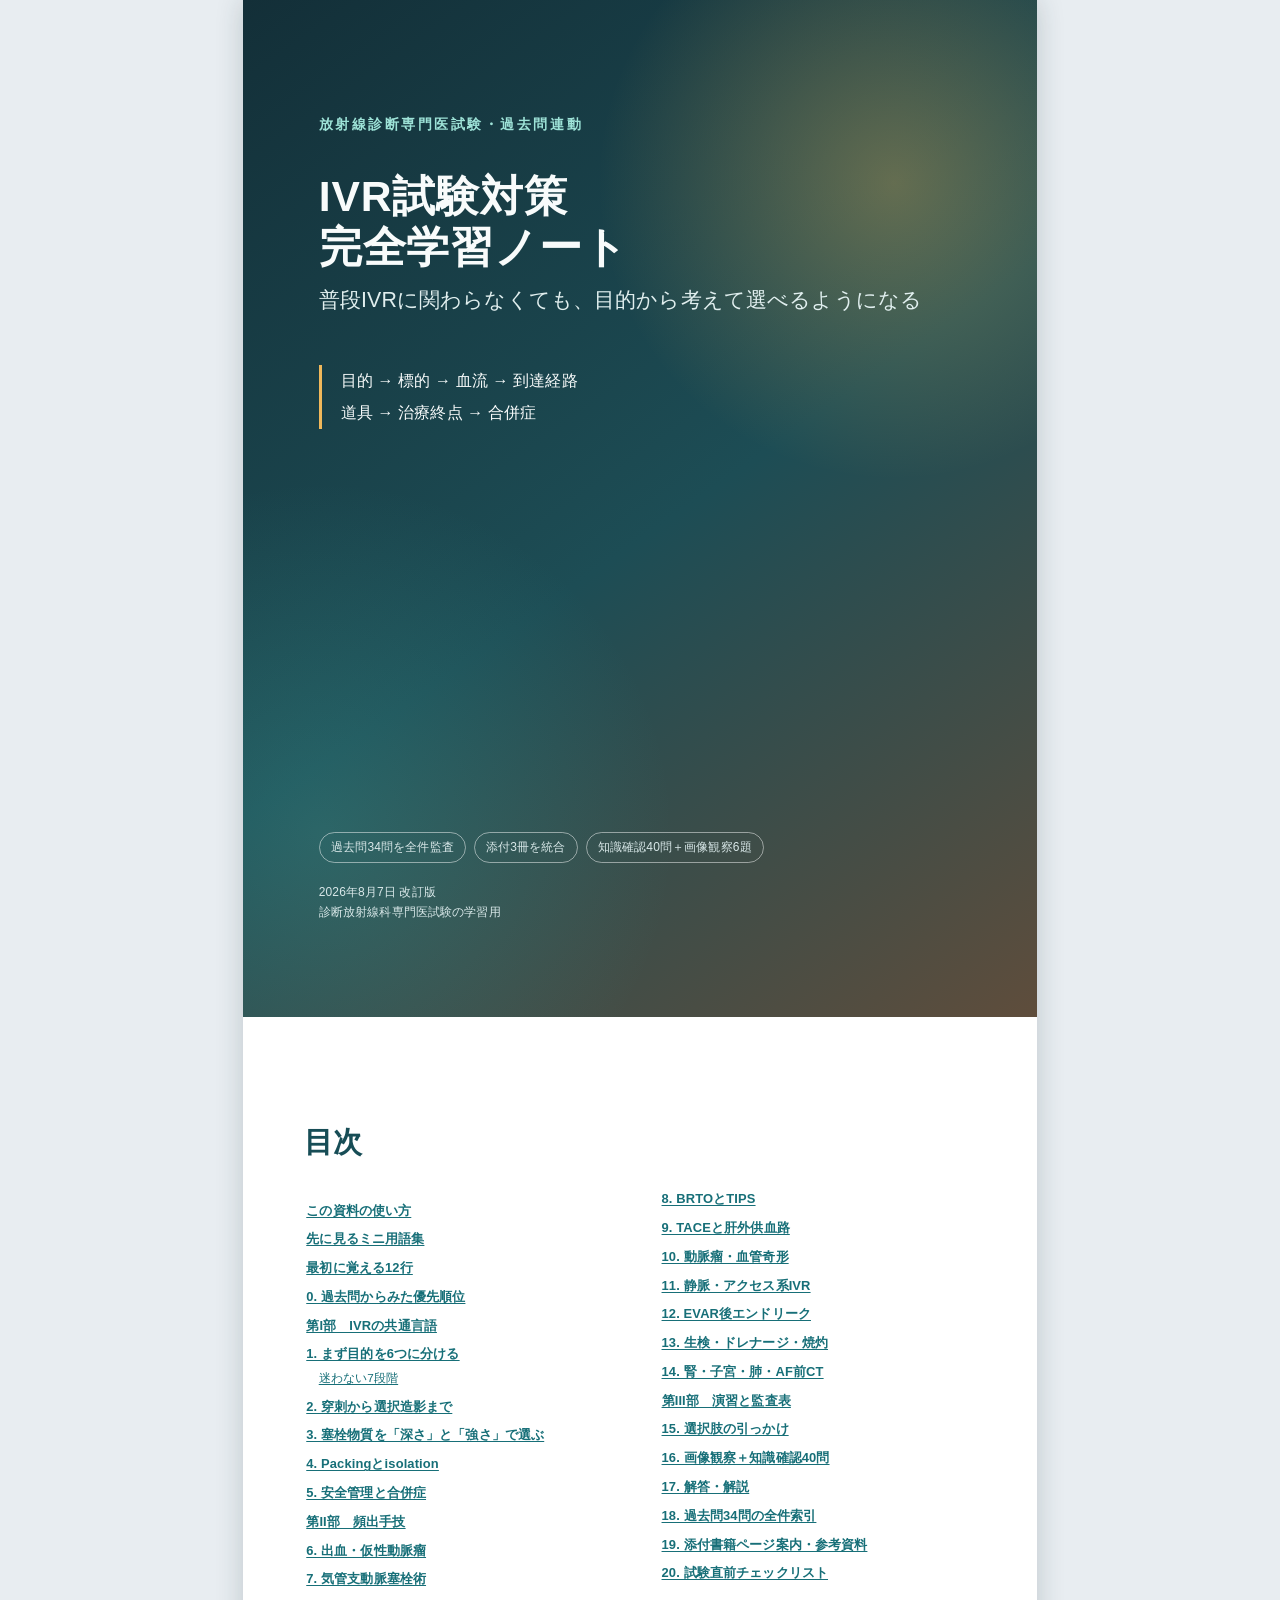
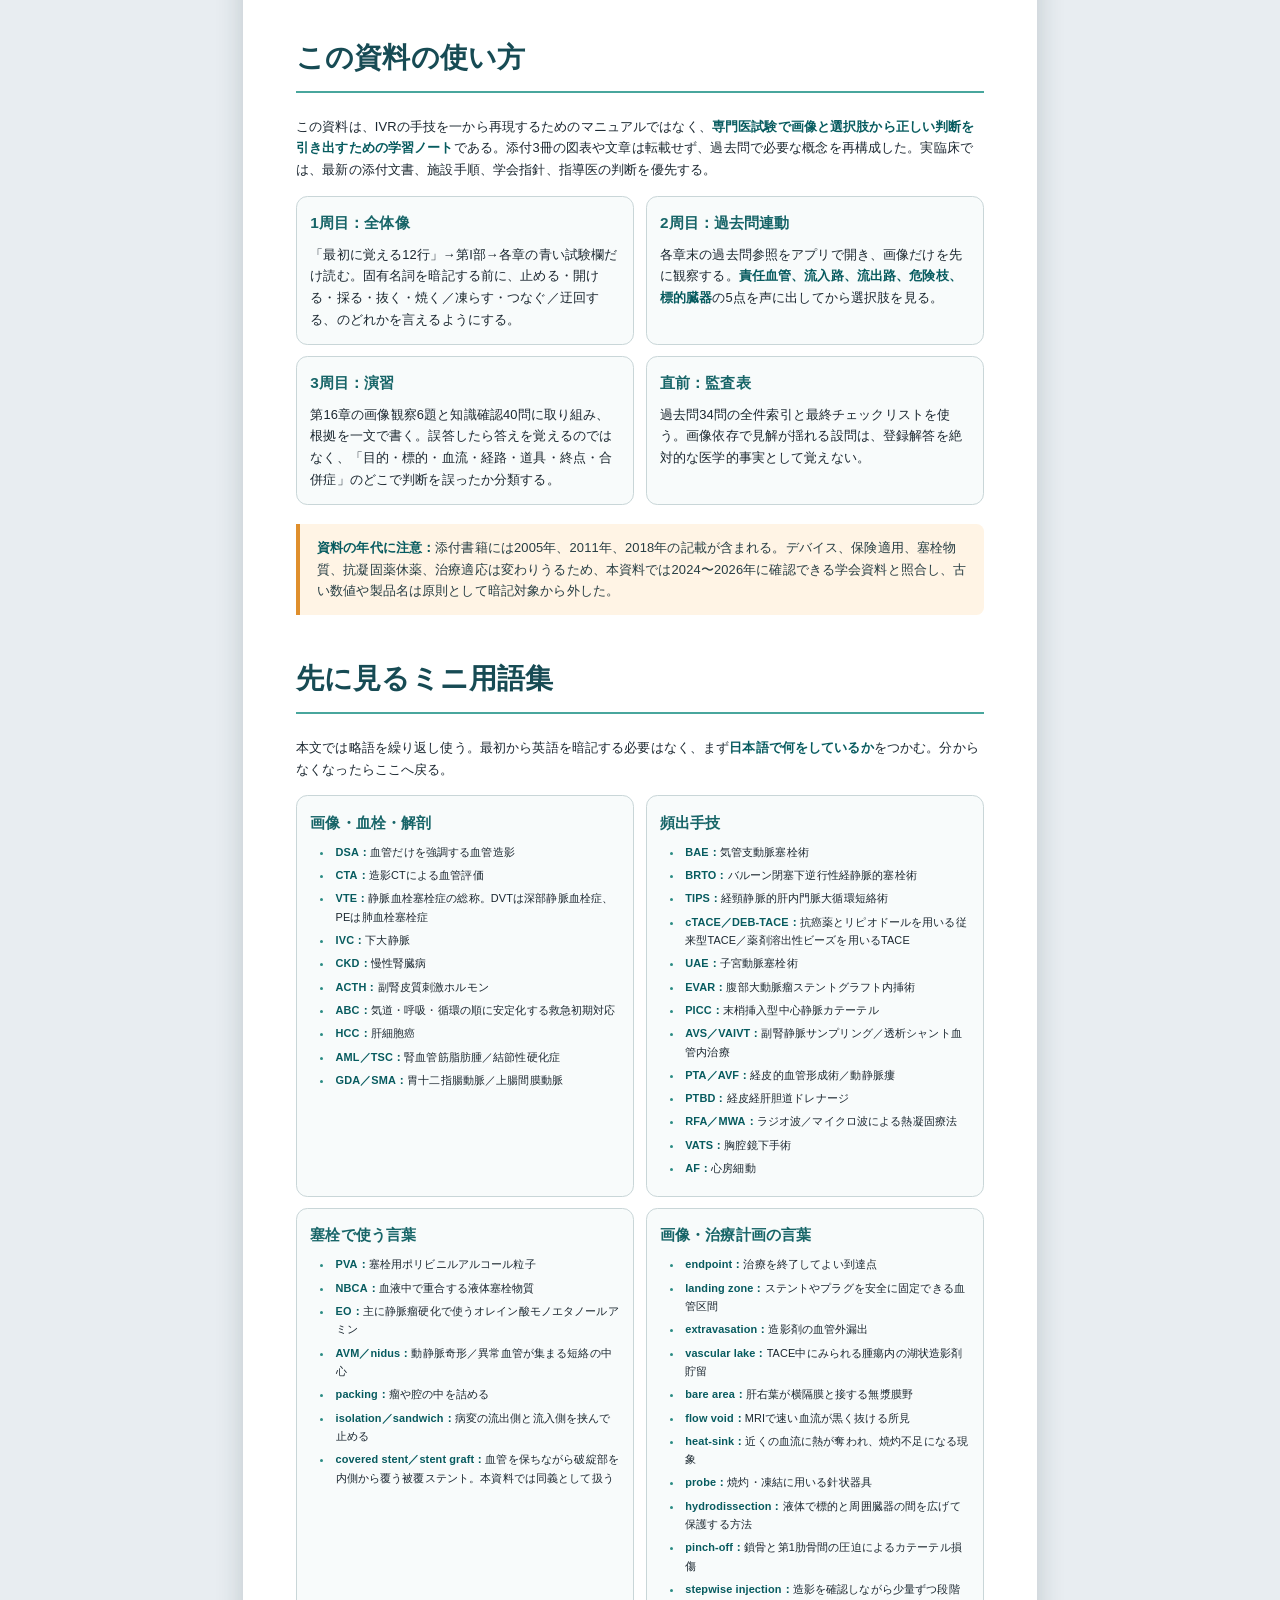
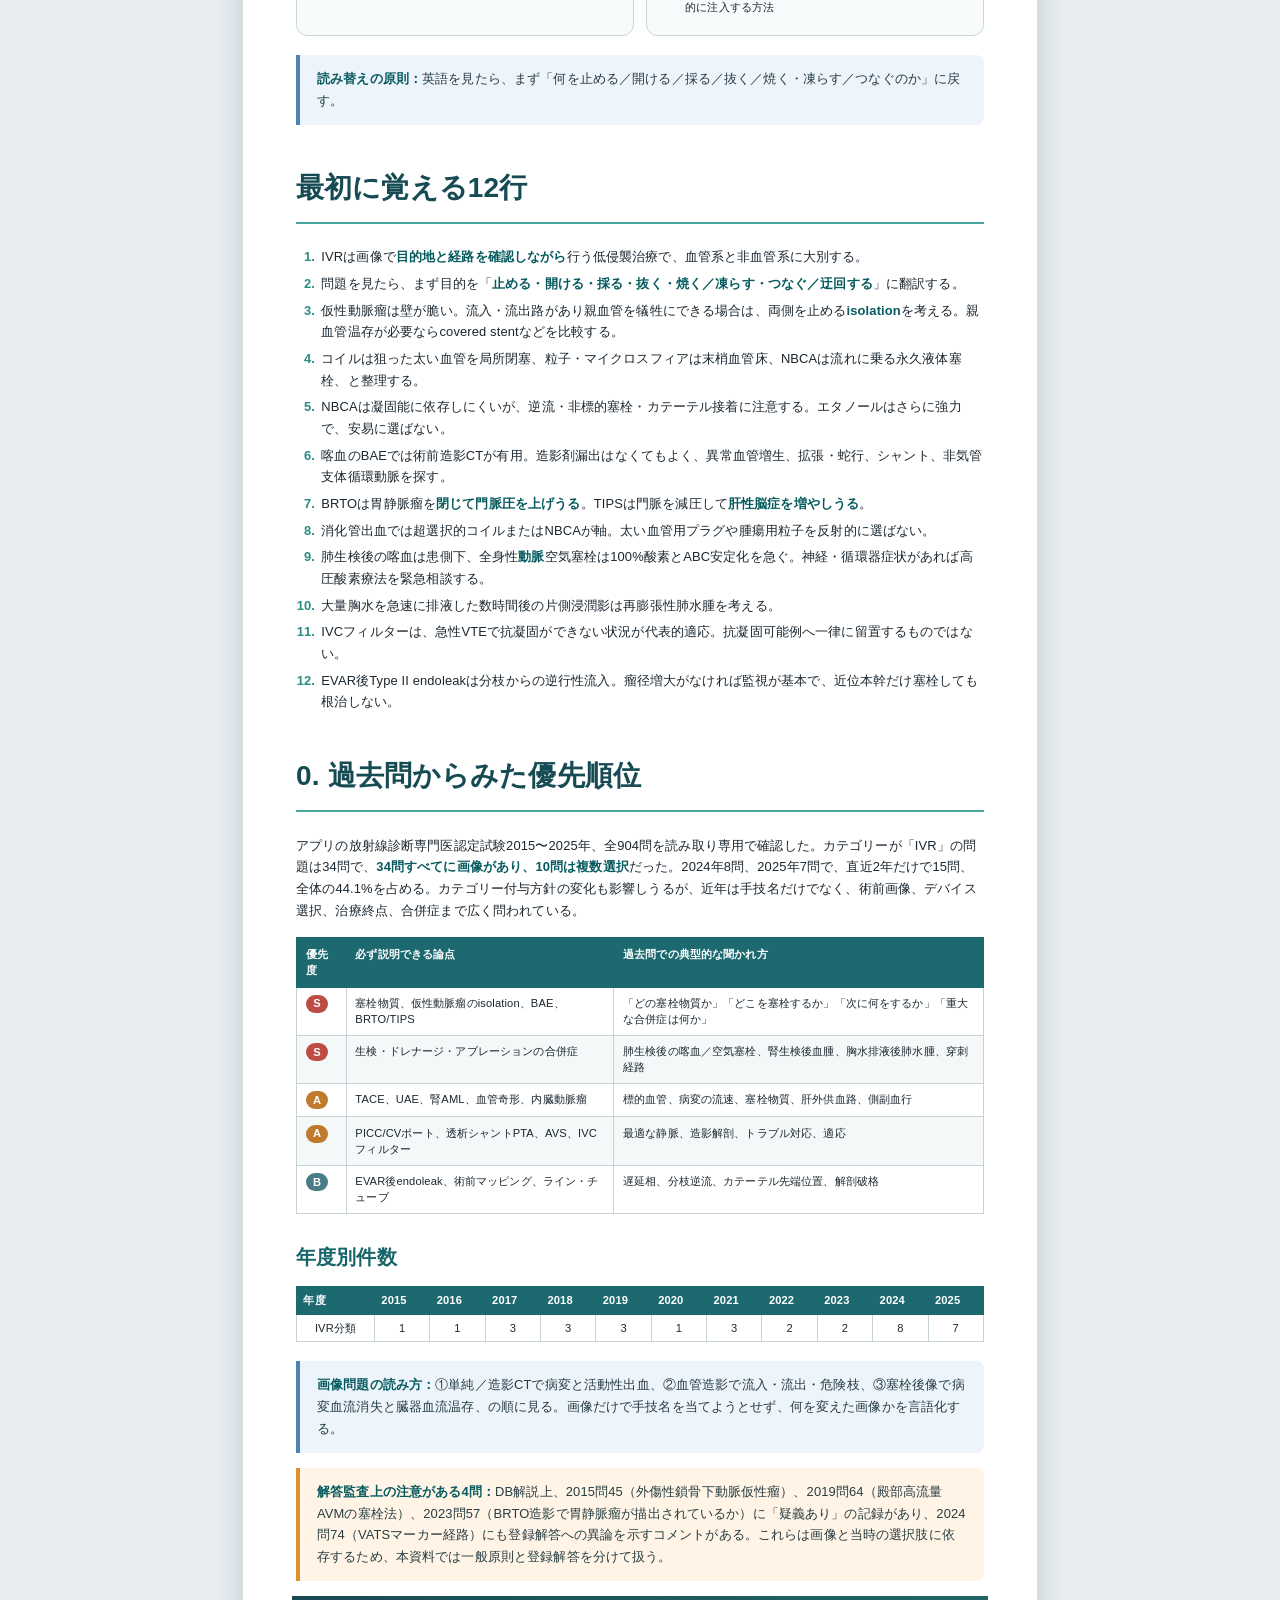
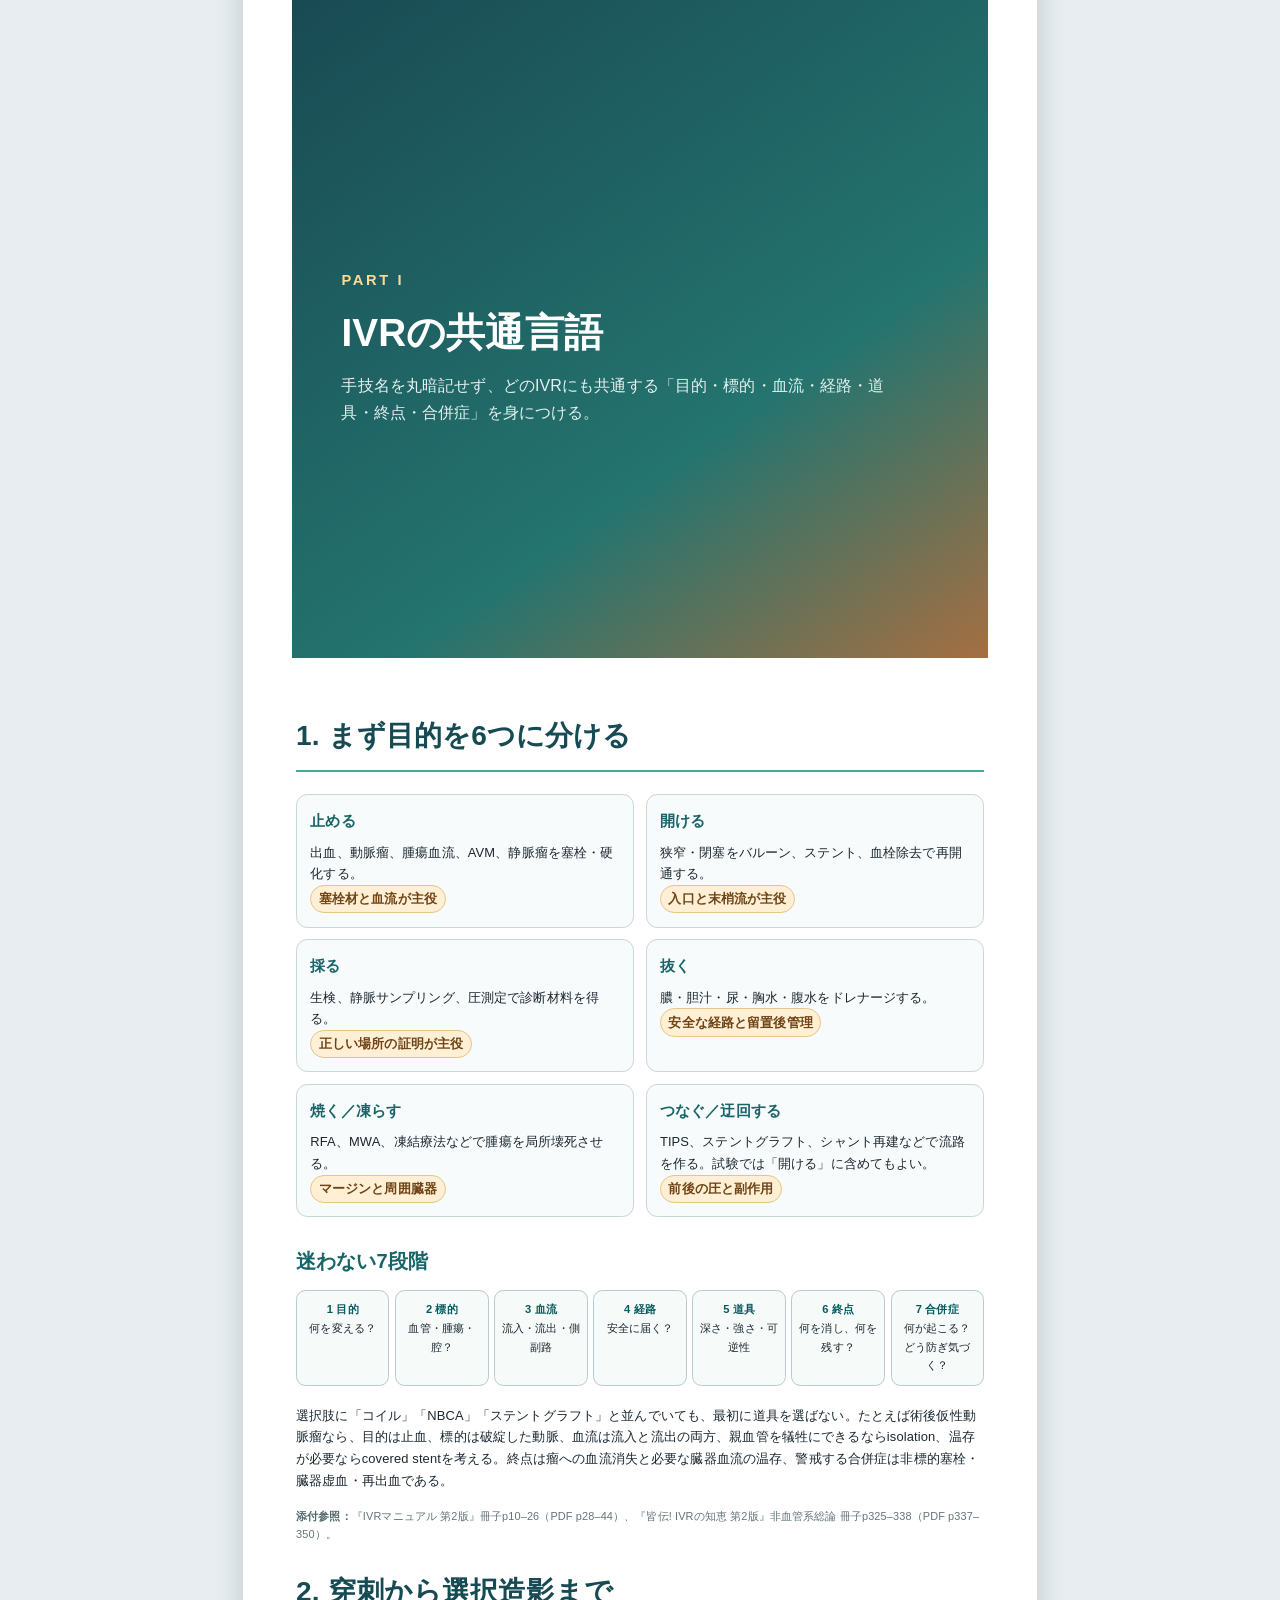
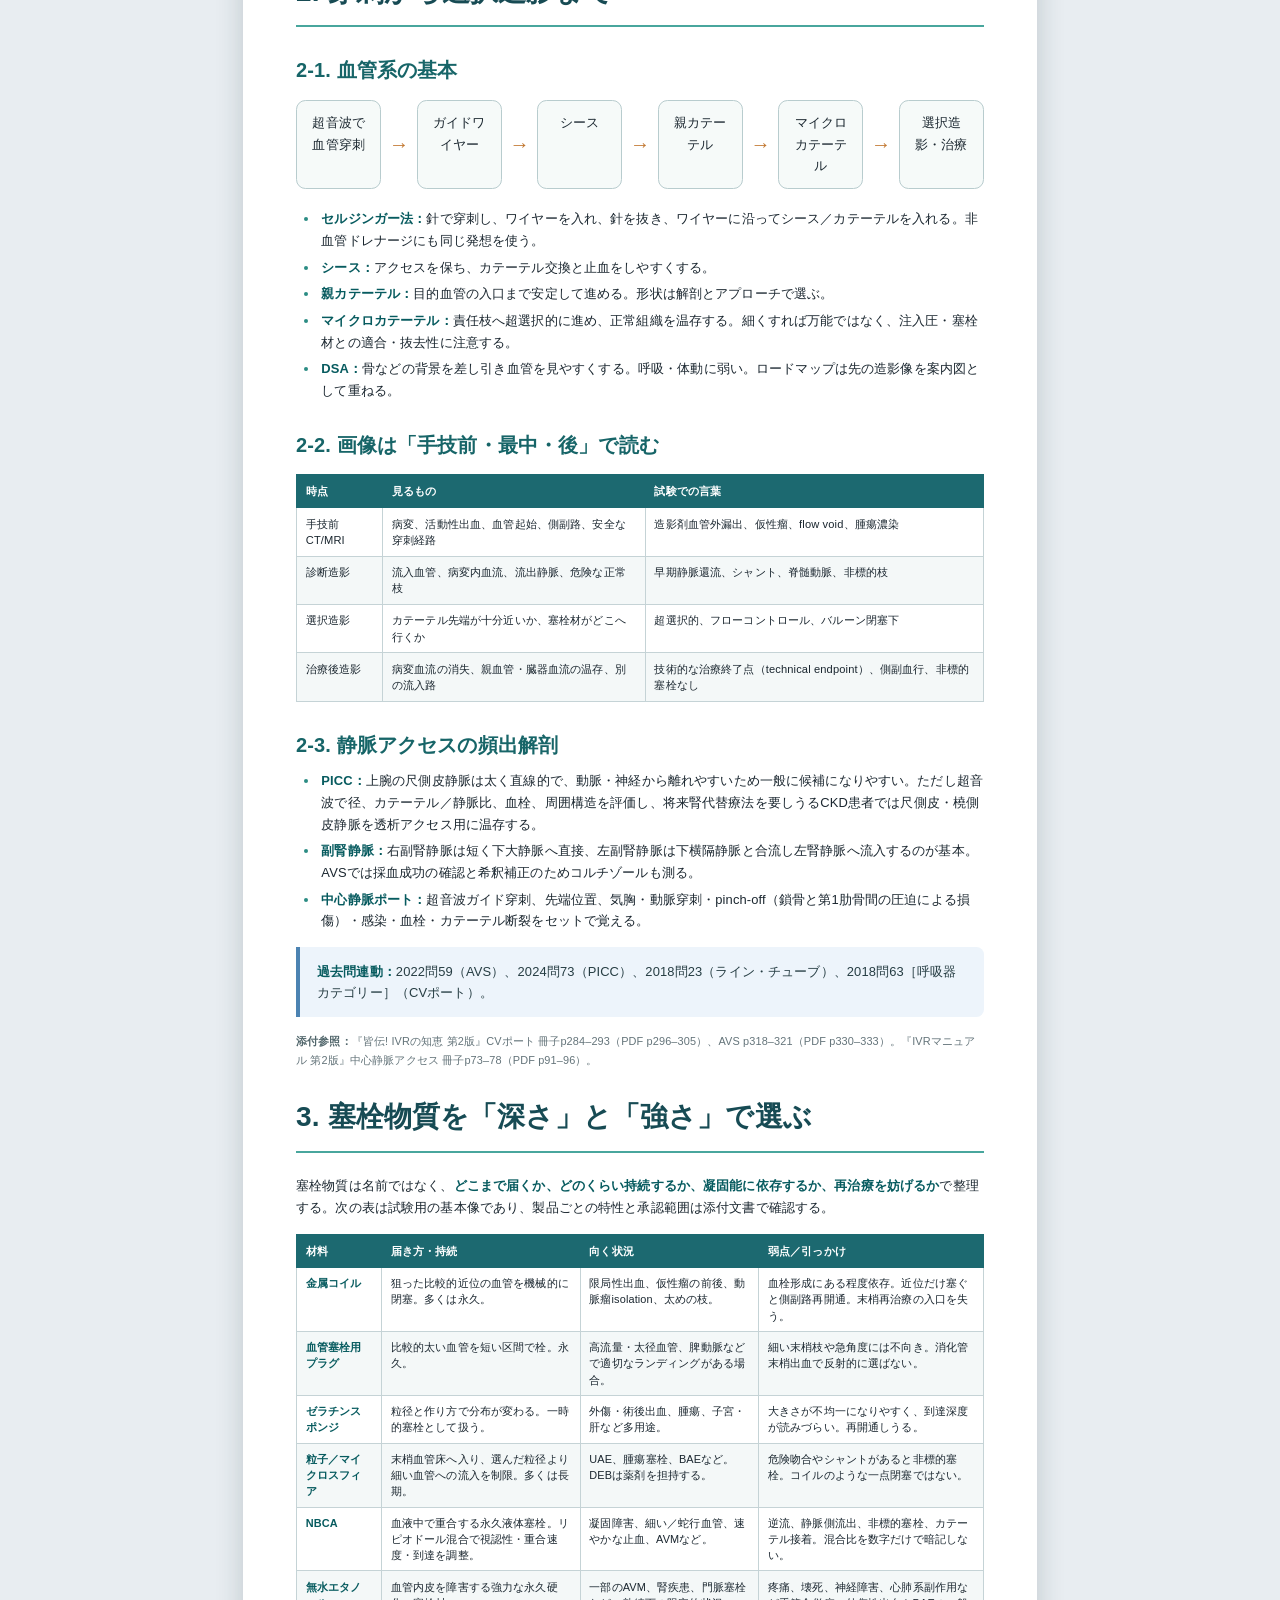
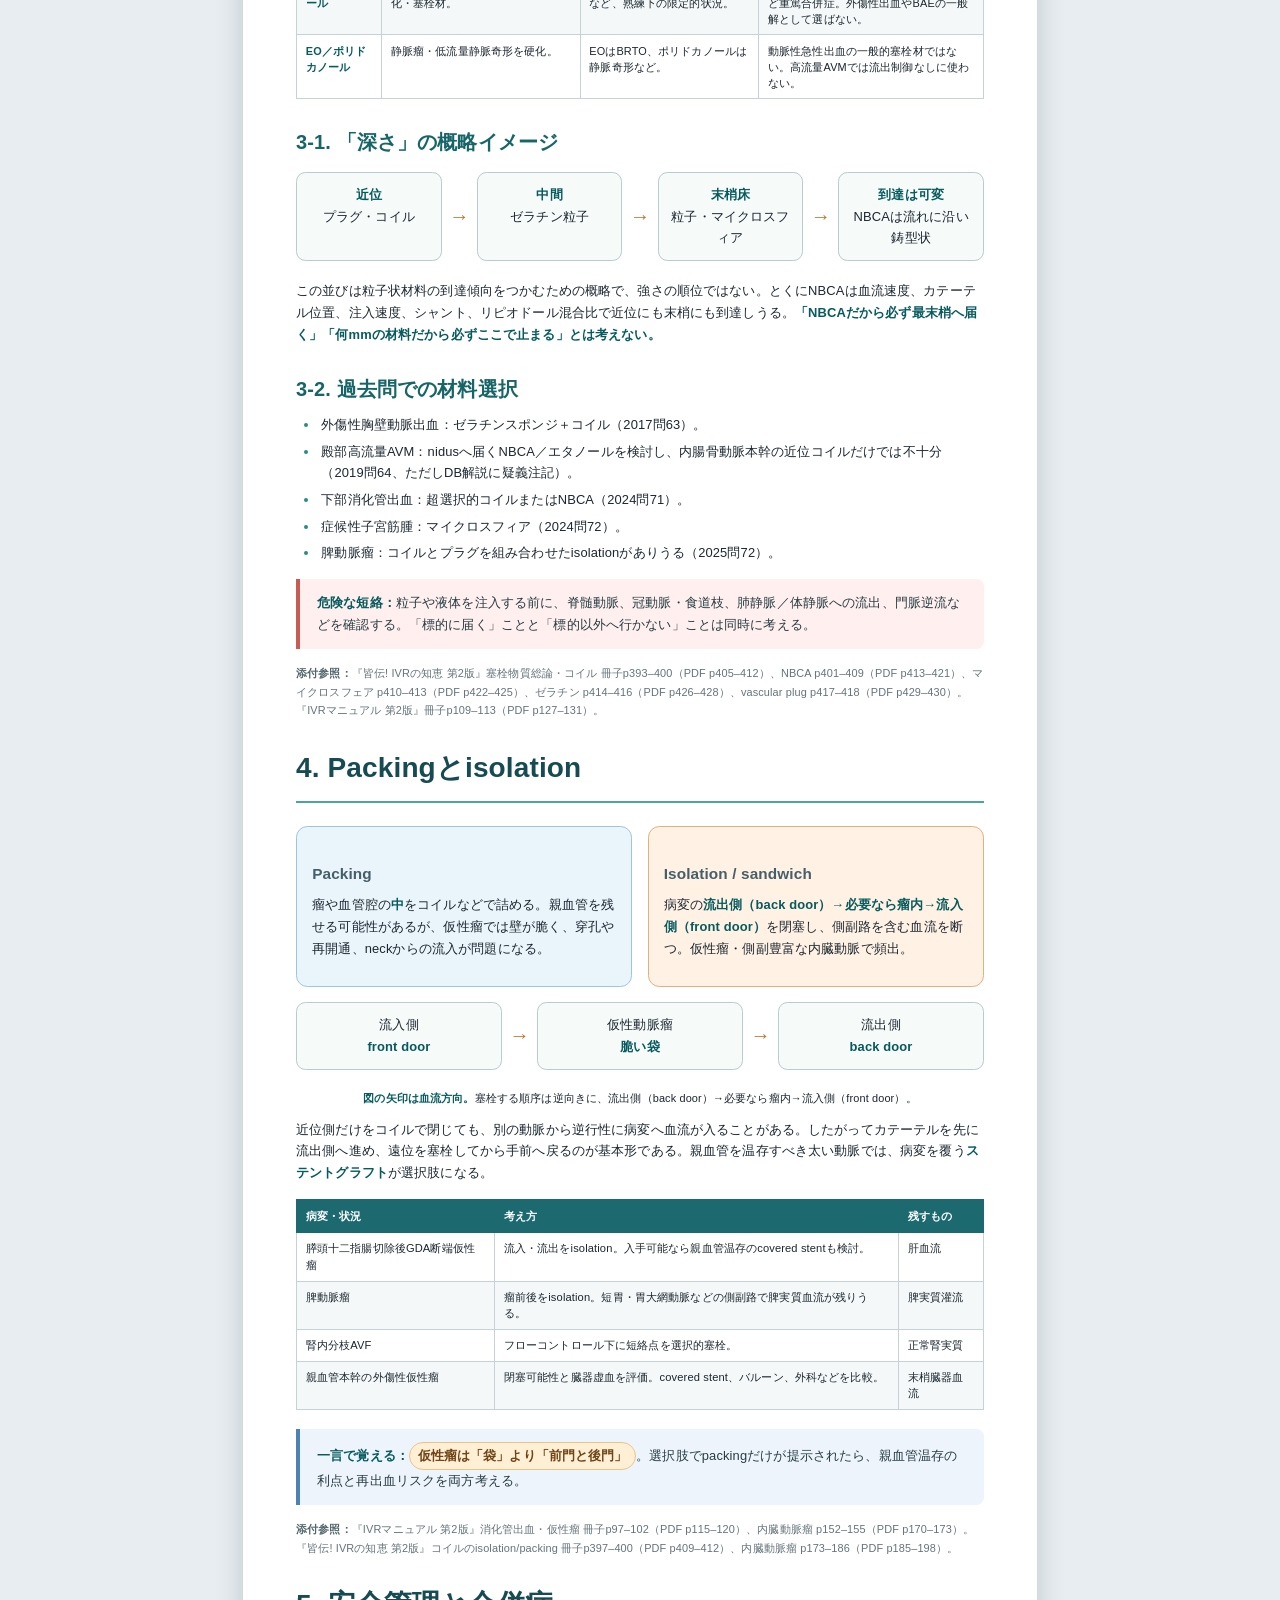
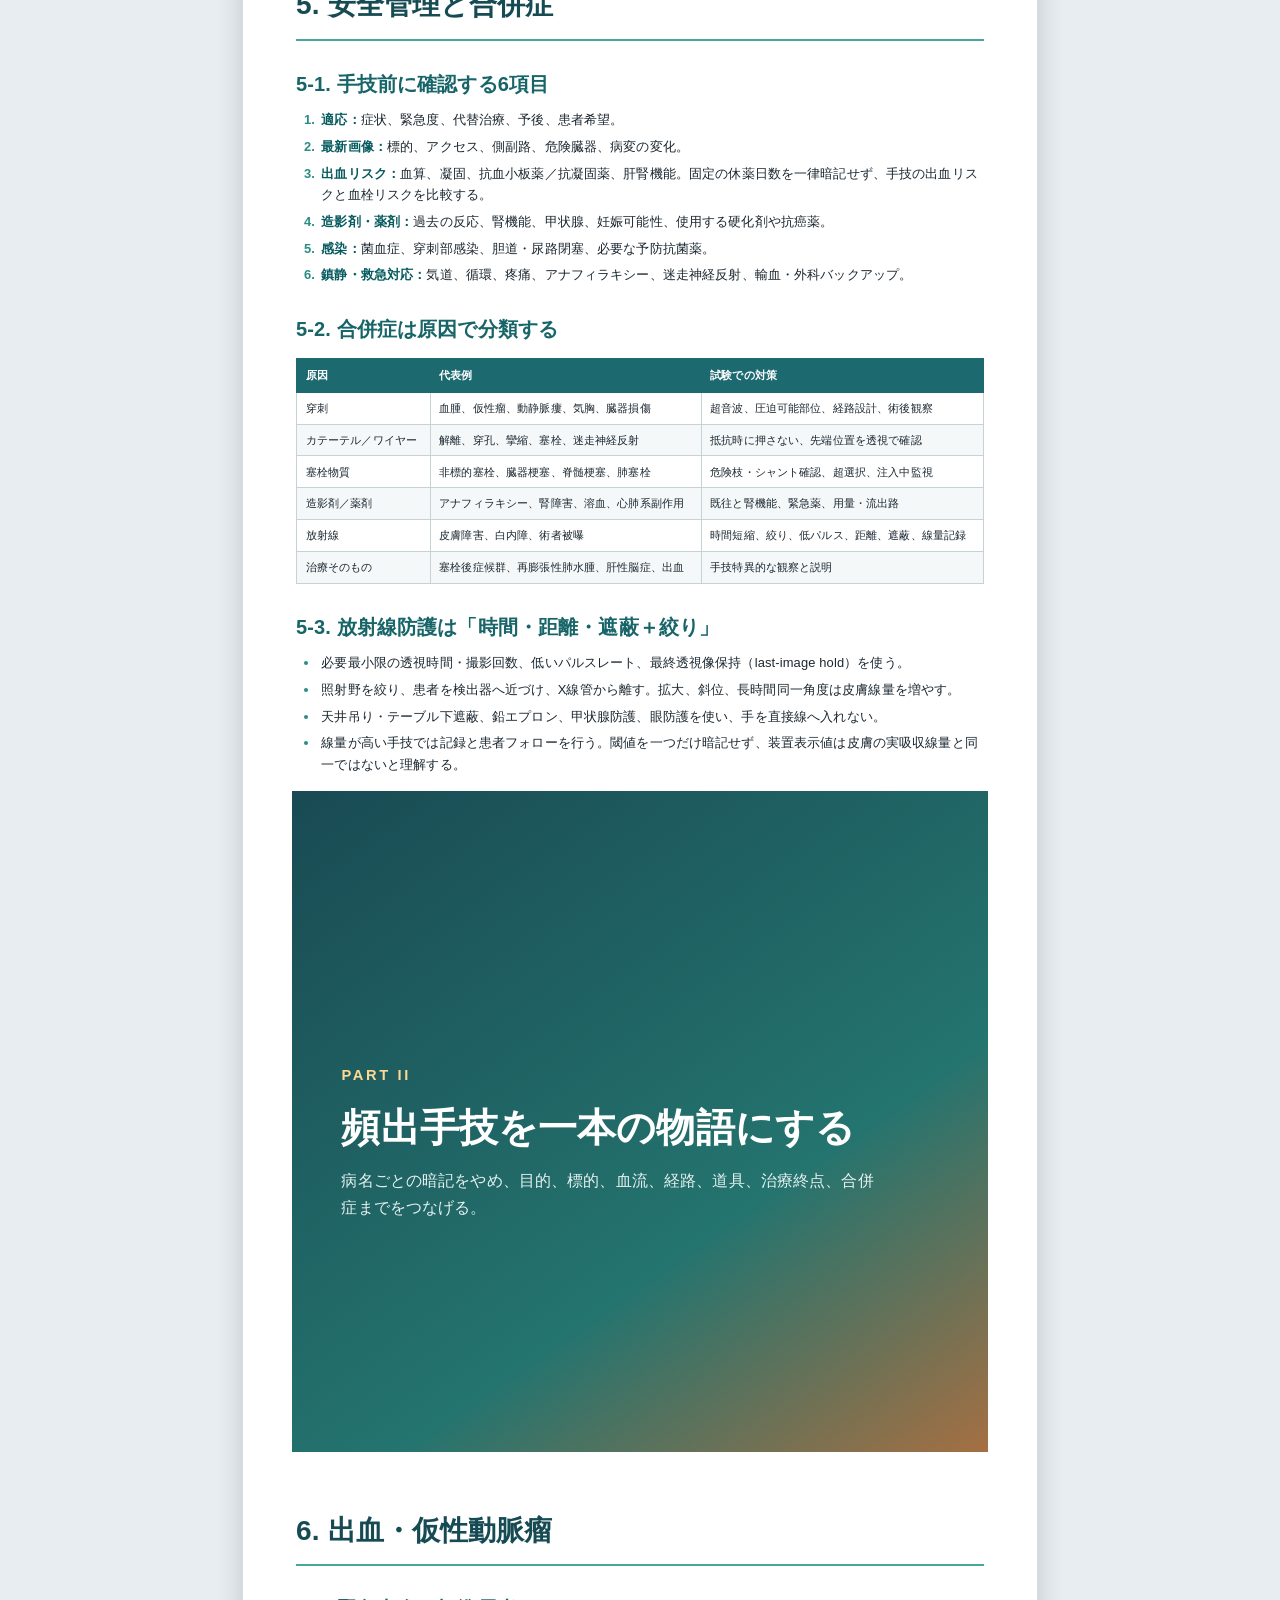
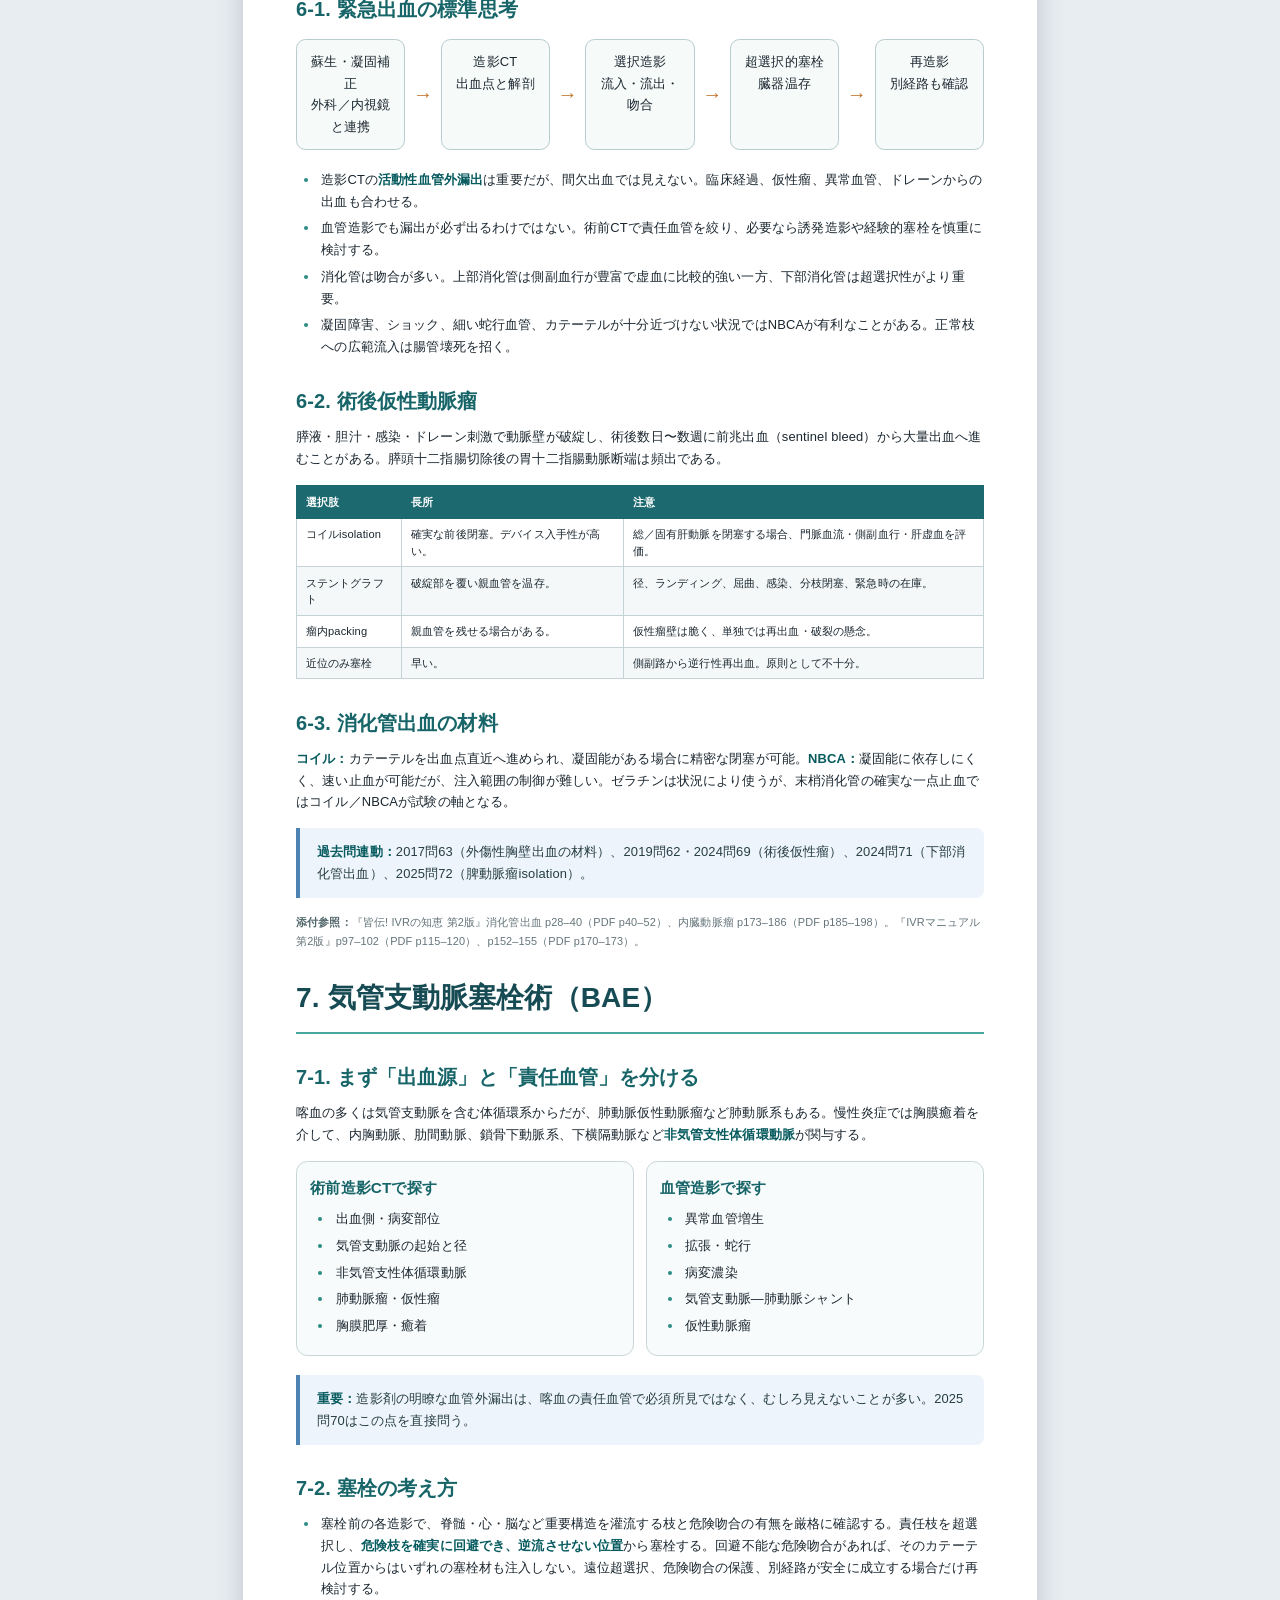
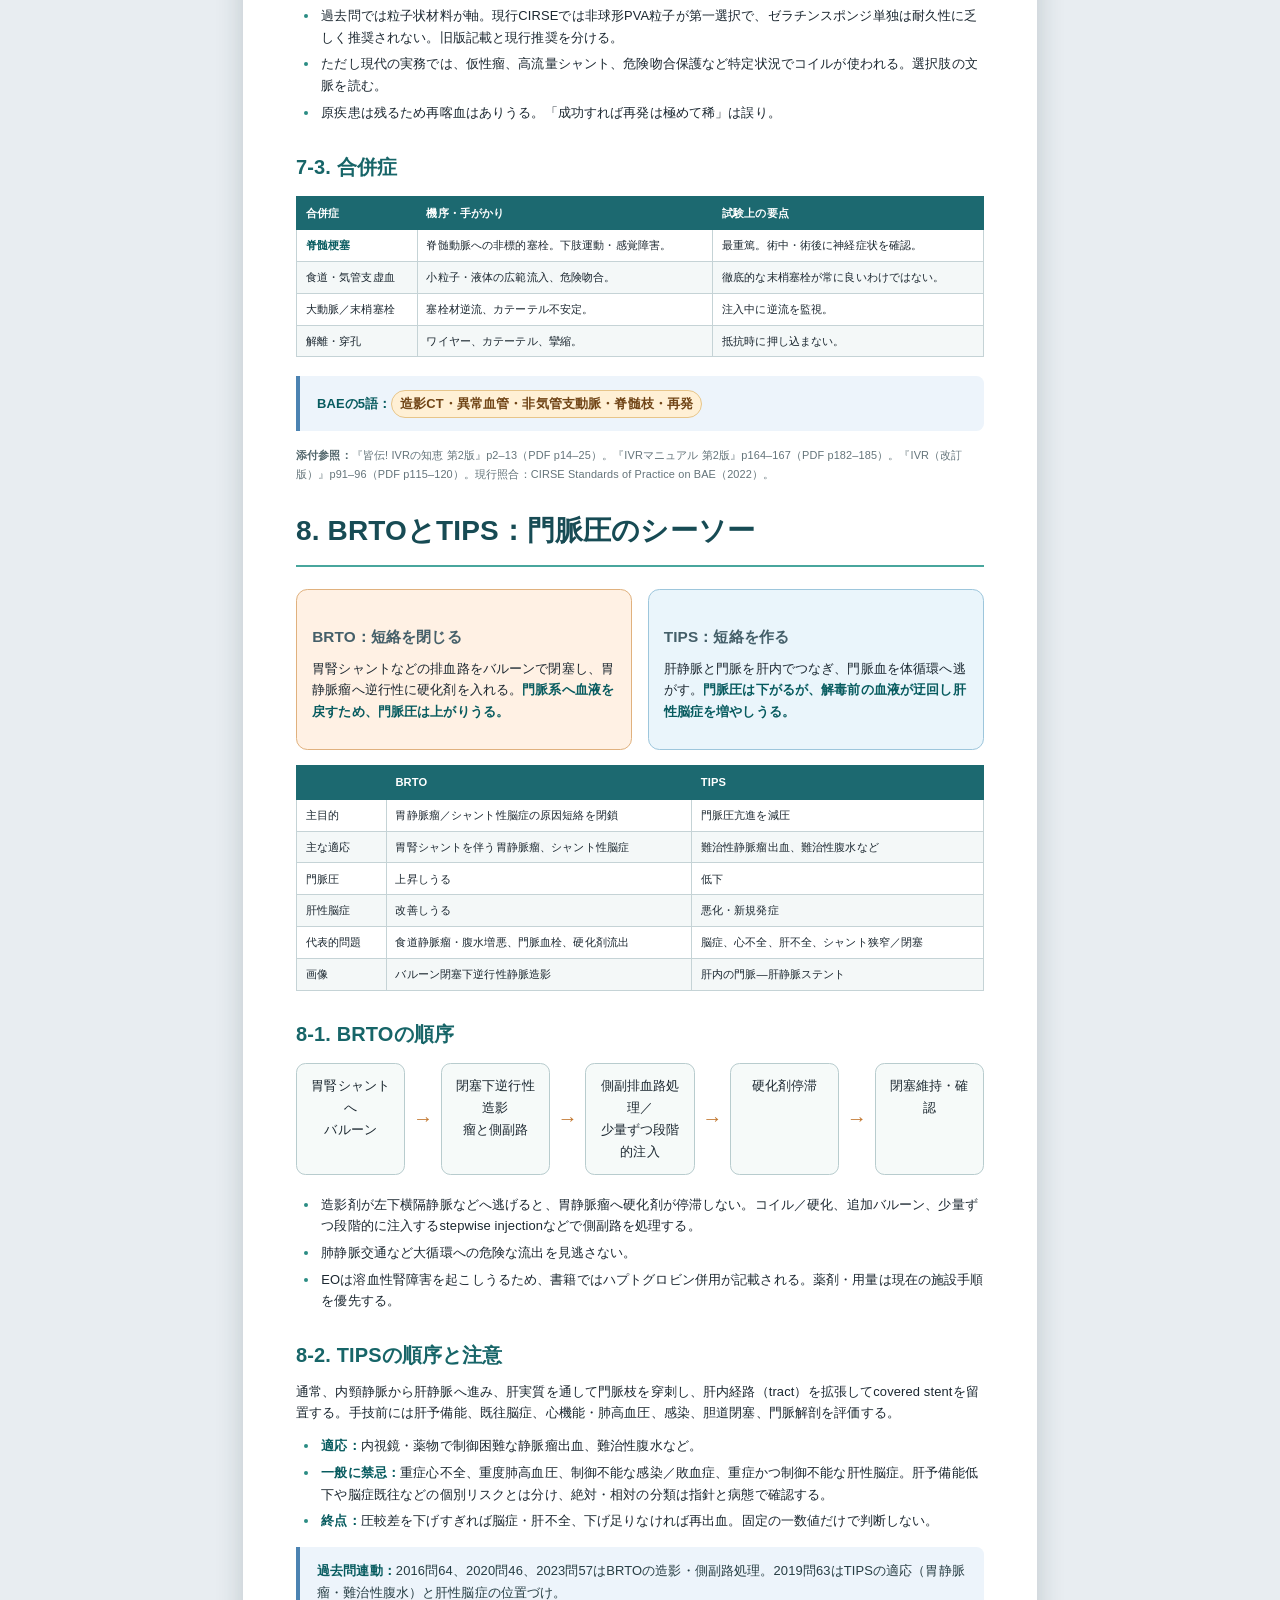
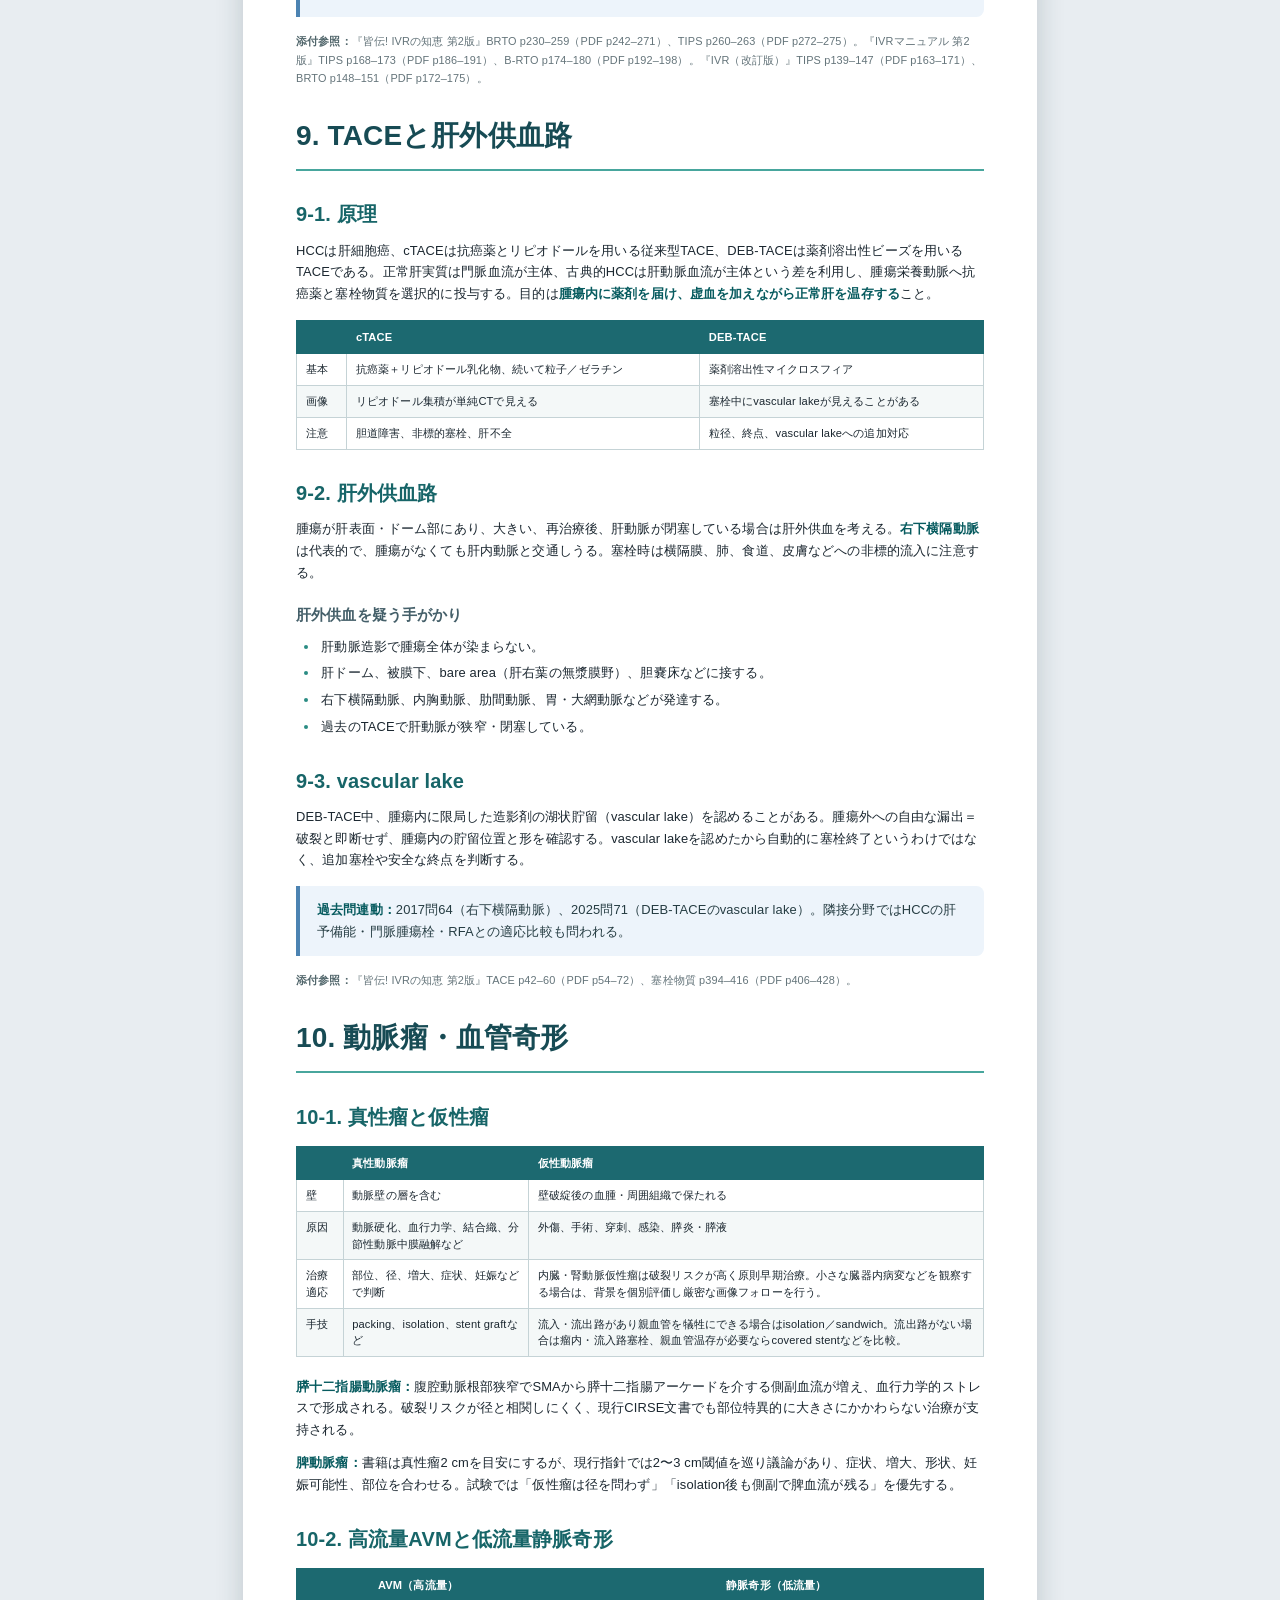
<file: docs/ivr-complete-study-guide.html>
<!doctype html>
<html lang="ja">
<head>
<meta charset="utf-8">
<meta name="viewport" content="width=device-width, initial-scale=1">
<title>IVR試験対策 完全学習ノート</title>
<style>
@page { size: A4; margin: 13mm 13mm 15mm; }
@media print {
  html, body { background: #fff !important; }
  body { margin: 0; }
  a { color: inherit; text-decoration: none; }
  .cover, .toc, .part-page { break-after: page; }
  .part-page { break-before: page; }
  h1.chapter { break-before: page; }
  #safety h1.chapter, #endoleak h1.chapter, #organs h1.chapter { break-before: auto; }
  h1, h2, h3, h4 { break-after: avoid-page; }
  pre, blockquote, .card, .flow, .question, .answer, .keep { break-inside: avoid; }
  thead { display: table-header-group; }
  tr { break-inside: avoid; }
  .screen-only { display: none !important; }
}
* { box-sizing: border-box; }
html { background: #e8edf1; }
body {
  margin: 0 auto;
  max-width: 210mm;
  color: #1b2730;
  background: #fff;
  font-family: "Noto Sans CJK JP", "Noto Sans JP", "Yu Gothic", sans-serif;
  font-size: 9.7pt;
  line-height: 1.68;
  letter-spacing: .01em;
}
main { padding: 0 1mm 7mm; }
.cover {
  min-height: 269mm;
  margin: -13mm -13mm 0;
  padding: 30mm 20mm 22mm;
  color: #f8fbfb;
  background:
    radial-gradient(circle at 82% 18%, rgba(255,191,84,.32), transparent 28%),
    radial-gradient(circle at 10% 82%, rgba(74,183,171,.23), transparent 32%),
    linear-gradient(145deg, #132f38 0%, #1d4d55 52%, #7a4d31 120%);
  display: flex;
  flex-direction: column;
  justify-content: space-between;
}
.cover-kicker { color: #9ee3d8; font-size: 10.5pt; font-weight: 700; letter-spacing: .18em; }
.cover h1 { margin: 9mm 0 3mm; font-size: 32pt; line-height: 1.2; letter-spacing: .02em; }
.cover h2 { margin: 0; color: #e0eeee; font-size: 16pt; font-weight: 500; line-height: 1.45; }
.cover .route { margin-top: 13mm; padding-left: 5mm; border-left: 3px solid #f0b85b; font-size: 12pt; line-height: 2; }
.cover .meta { color: #d9e8e9; font-size: 9pt; }
.badge { display: inline-block; margin: 0 2mm 2mm 0; padding: 1.2mm 3mm; border: 1px solid rgba(255,255,255,.48); border-radius: 99px; }
.toc { padding: 8mm 3mm 0; }
.toc h1 { color: #174d56; font-size: 22pt; }
.toc ol { columns: 2; column-gap: 10mm; padding: 0; list-style: none; }
.toc li { break-inside: avoid; margin: 0 0 2mm; line-height: 1.35; }
.toc .major { margin-top: 3mm; font-weight: 700; color: #194d55; }
.toc .minor { padding-left: 4mm; color: #52656c; font-size: 8.8pt; }
.part-page {
  min-height: 235mm;
  margin: 0 -1mm;
  padding: 72mm 13mm 0;
  color: #fff;
  background: linear-gradient(145deg, #194a53, #24746f 64%, #a56f42);
}
.part-page .n { color: #ffd894; font-size: 11pt; font-weight: 700; letter-spacing: .18em; }
.part-page h1 { margin: 4mm 0; font-size: 29pt; line-height: 1.3; }
.part-page p { max-width: 145mm; color: #e4f1f0; font-size: 12pt; }
h1.chapter { margin: 0 0 6mm; padding: 8mm 0 4mm; color: #174b54; border-bottom: 2px solid #48a69d; font-size: 21pt; line-height: 1.3; }
h2 { margin: 8mm 0 3mm; color: #176568; font-size: 15pt; line-height: 1.35; }
h3 { margin: 5mm 0 2mm; color: #445f69; font-size: 11.5pt; }
h4 { margin: 4mm 0 1.5mm; color: #684d39; font-size: 10pt; }
p { margin: 0 0 3mm; }
strong { color: #075b5f; }
em { color: #5a493d; }
a { color: #176f78; text-underline-offset: 2px; }
ul, ol { margin: 1.5mm 0 4mm; padding-left: 6mm; }
li { margin: 0 0 1.3mm; padding-left: .7mm; }
li::marker { color: #2b8c84; font-weight: 700; }
hr { border: 0; border-top: 1px solid #cbd6d9; margin: 7mm 0; }
blockquote, .callout {
  margin: 4mm 0;
  padding: 3.5mm 4.5mm;
  color: #263d43;
  background: #edf7f5;
  border-left: 4px solid #3f9e94;
  border-radius: 0 2mm 2mm 0;
}
.warning { background: #fff4e5; border-left-color: #df8f2d; }
.danger { background: #fff0ef; border-left-color: #c85b54; }
.exam { background: #edf4fb; border-left-color: #4c83b2; }
.source { margin-top: 4mm; color: #64747a; font-size: 8.2pt; }
.source strong { color: #52676c; }
.card-grid { display: grid; grid-template-columns: 1fr 1fr; gap: 3mm; margin: 4mm 0 5mm; }
.card { padding: 3.5mm; border: 1px solid #c9d6d8; border-radius: 3mm; background: #f8fbfb; }
.card h3 { margin-top: 0; color: #176568; }
.card p:last-child, .card ul:last-child { margin-bottom: 0; }
.flow { display: flex; gap: 2mm; align-items: stretch; margin: 4mm 0 5mm; }
.flow .box { flex: 1; padding: 3mm; border: 1px solid #b8ccce; border-radius: 2.5mm; background: #f6faf9; text-align: center; }
.flow .arrow { align-self: center; color: #c27831; font-size: 15pt; font-weight: 700; }
.workflow-seven { display: grid; grid-template-columns: repeat(7, minmax(0, 1fr)); gap: 1.5mm; }
.workflow-seven .box { padding: 2.5mm 1.5mm; font-size: 8.4pt; }
.balance { display: grid; grid-template-columns: 1fr 1fr; gap: 4mm; margin: 4mm 0; }
.balance > div { padding: 4mm; border-radius: 3mm; }
.balance .down { background: #eaf5fb; border: 1px solid #9dc6dc; }
.balance .up { background: #fff1e4; border: 1px solid #e0b17e; }
.table-wrap { margin: 4mm 0 5mm; }
table { width: 100%; border-collapse: collapse; font-size: 8.35pt; line-height: 1.48; }
th { padding: 2.1mm 2.3mm; color: #fff; background: #1c6970; border: 1px solid #1c6970; text-align: left; vertical-align: top; }
td { padding: 1.9mm 2.3mm; border: 1px solid #c5d3d6; vertical-align: top; }
tbody tr:nth-child(even) td { background: #f4f8f8; }
.tight td, .tight th { padding: 1.3mm 1.7mm; }
.small { font-size: 8.2pt; }
.very-small { font-size: 7.4pt; }
code { padding: .1em .35em; color: #7a3748; background: #f6edf0; border-radius: 3px; font-family: "Noto Sans Mono CJK JP", monospace; font-size: .92em; }
.mnemonic { display: inline-block; padding: .6mm 2mm; color: #704416; background: #fff0d5; border: 1px solid #e7c589; border-radius: 99px; font-weight: 700; }
.rank-s, .rank-a, .rank-b { display: inline-block; min-width: 6mm; padding: .2mm 1.4mm; border-radius: 99px; color: #fff; text-align: center; font-weight: 700; }
.rank-s { background: #bd4c45; } .rank-a { background: #c07a2b; } .rank-b { background: #4a7c87; }
.question { margin: 4mm 0; padding: 3.5mm 4mm; border: 1px solid #c5d3d6; border-radius: 3mm; background: #fbfdfd; }
.question .qno { color: #176568; font-weight: 700; }
.answer { margin: 3mm 0 5mm; padding: 3.5mm 4mm; background: #eef7f4; border-left: 4px solid #4b9c83; }
.answer .key { color: #185c51; font-weight: 700; }
.page-break { break-before: page; }
.muted { color: #68777c; }
.center { text-align: center; }
@media screen {
  body { padding: 13mm; box-shadow: 0 0 28px rgba(24,49,55,.20); }
  .cover { margin: -13mm -13mm 12mm; }
  .part-page { min-height: 175mm; margin-bottom: 8mm; }
}
@media (max-width: 760px) {
  body { padding: 5mm; }
  .cover { margin: -5mm -5mm 8mm; min-height: 92vh; padding: 20mm 10mm; }
  .cover h1 { font-size: 26pt; }
  .toc ol { columns: 1; }
  .card-grid, .balance { grid-template-columns: 1fr; }
  .flow { display: block; }
  .flow .box { margin-bottom: 2mm; text-align: left; }
  .flow .arrow { display: none; }
  .workflow-seven { display: block; }
  table { font-size: 8pt; }
}
</style>
</head>
<body>

<section class="cover">
  <div>
    <div class="cover-kicker">放射線診断専門医試験・過去問連動</div>
    <h1>IVR試験対策<br>完全学習ノート</h1>
    <h2>普段IVRに関わらなくても、目的から考えて選べるようになる</h2>
    <div class="route">目的 → 標的 → 血流 → 到達経路<br>道具 → 治療終点 → 合併症</div>
  </div>
  <div class="meta">
    <p><span class="badge">過去問34問を全件監査</span><span class="badge">添付3冊を統合</span><span class="badge">知識確認40問＋画像観察6題</span></p>
    <p>2026年8月7日 改訂版<br>診断放射線科専門医試験の学習用</p>
  </div>
</section>

<nav class="toc">
  <h1>目次</h1>
  <ol>
    <li class="major"><a href="#how-to-use">この資料の使い方</a></li>
    <li class="major"><a href="#mini-glossary">先に見るミニ用語集</a></li>
    <li class="major"><a href="#first-12">最初に覚える12行</a></li>
    <li class="major"><a href="#trend">0. 過去問からみた優先順位</a></li>
    <li class="major"><a href="#part1">第I部　IVRの共通言語</a></li>
    <li class="major"><a href="#map">1. まず目的を6つに分ける</a></li>
    <li class="minor"><a href="#workflow">迷わない7段階</a></li>
    <li class="major"><a href="#access">2. 穿刺から選択造影まで</a></li>
    <li class="major"><a href="#embolics">3. 塞栓物質を「深さ」と「強さ」で選ぶ</a></li>
    <li class="major"><a href="#occlusion">4. Packingとisolation</a></li>
    <li class="major"><a href="#safety">5. 安全管理と合併症</a></li>
    <li class="major"><a href="#part2">第II部　頻出手技</a></li>
    <li class="major"><a href="#bleeding">6. 出血・仮性動脈瘤</a></li>
    <li class="major"><a href="#bae">7. 気管支動脈塞栓術</a></li>
    <li class="major"><a href="#portal">8. BRTOとTIPS</a></li>
    <li class="major"><a href="#tace">9. TACEと肝外供血路</a></li>
    <li class="major"><a href="#aneurysm">10. 動脈瘤・血管奇形</a></li>
    <li class="major"><a href="#venous">11. 静脈・アクセス系IVR</a></li>
    <li class="major"><a href="#endoleak">12. EVAR後エンドリーク</a></li>
    <li class="major"><a href="#nonvascular">13. 生検・ドレナージ・焼灼</a></li>
    <li class="major"><a href="#organs">14. 腎・子宮・肺・AF前CT</a></li>
    <li class="major"><a href="#part3">第III部　演習と監査表</a></li>
    <li class="major"><a href="#pitfalls">15. 選択肢の引っかけ</a></li>
    <li class="major"><a href="#questions">16. 画像観察＋知識確認40問</a></li>
    <li class="major"><a href="#answers">17. 解答・解説</a></li>
    <li class="major"><a href="#past-index">18. 過去問34問の全件索引</a></li>
    <li class="major"><a href="#sources">19. 添付書籍ページ案内・参考資料</a></li>
    <li class="major"><a href="#last-check">20. 試験直前チェックリスト</a></li>
  </ol>
</nav>

<main>
<section id="how-to-use">
  <h1 class="chapter">この資料の使い方</h1>
  <p>この資料は、IVRの手技を一から再現するためのマニュアルではなく、<strong>専門医試験で画像と選択肢から正しい判断を引き出すための学習ノート</strong>である。添付3冊の図表や文章は転載せず、過去問で必要な概念を再構成した。実臨床では、最新の添付文書、施設手順、学会指針、指導医の判断を優先する。</p>
  <div class="card-grid">
    <div class="card"><h3>1周目：全体像</h3><p>「最初に覚える12行」→第I部→各章の青い試験欄だけ読む。固有名詞を暗記する前に、止める・開ける・採る・抜く・焼く／凍らす・つなぐ／迂回する、のどれかを言えるようにする。</p></div>
    <div class="card"><h3>2周目：過去問連動</h3><p>各章末の過去問参照をアプリで開き、画像だけを先に観察する。<strong>責任血管、流入路、流出路、危険枝、標的臓器</strong>の5点を声に出してから選択肢を見る。</p></div>
    <div class="card"><h3>3周目：演習</h3><p>第16章の画像観察6題と知識確認40問に取り組み、根拠を一文で書く。誤答したら答えを覚えるのではなく、「目的・標的・血流・経路・道具・終点・合併症」のどこで判断を誤ったか分類する。</p></div>
    <div class="card"><h3>直前：監査表</h3><p>過去問34問の全件索引と最終チェックリストを使う。画像依存で見解が揺れる設問は、登録解答を絶対的な医学的事実として覚えない。</p></div>
  </div>
  <div class="callout warning"><strong>資料の年代に注意：</strong>添付書籍には2005年、2011年、2018年の記載が含まれる。デバイス、保険適用、塞栓物質、抗凝固薬休薬、治療適応は変わりうるため、本資料では2024〜2026年に確認できる学会資料と照合し、古い数値や製品名は原則として暗記対象から外した。</div>
</section>

<section id="mini-glossary">
  <h1 class="chapter">先に見るミニ用語集</h1>
  <p>本文では略語を繰り返し使う。最初から英語を暗記する必要はなく、まず<strong>日本語で何をしているか</strong>をつかむ。分からなくなったらここへ戻る。</p>
  <div class="card-grid small">
    <div class="card"><h3>画像・血栓・解剖</h3><ul>
      <li><strong>DSA：</strong>血管だけを強調する血管造影</li>
      <li><strong>CTA：</strong>造影CTによる血管評価</li>
      <li><strong>VTE：</strong>静脈血栓塞栓症の総称。DVTは深部静脈血栓症、PEは肺血栓塞栓症</li>
      <li><strong>IVC：</strong>下大静脈</li>
      <li><strong>CKD：</strong>慢性腎臓病</li>
      <li><strong>ACTH：</strong>副腎皮質刺激ホルモン</li>
      <li><strong>ABC：</strong>気道・呼吸・循環の順に安定化する救急初期対応</li>
      <li><strong>HCC：</strong>肝細胞癌</li>
      <li><strong>AML／TSC：</strong>腎血管筋脂肪腫／結節性硬化症</li>
      <li><strong>GDA／SMA：</strong>胃十二指腸動脈／上腸間膜動脈</li>
    </ul></div>
    <div class="card"><h3>頻出手技</h3><ul>
      <li><strong>BAE：</strong>気管支動脈塞栓術</li>
      <li><strong>BRTO：</strong>バルーン閉塞下逆行性経静脈的塞栓術</li>
      <li><strong>TIPS：</strong>経頸静脈的肝内門脈大循環短絡術</li>
      <li><strong>cTACE／DEB-TACE：</strong>抗癌薬とリピオドールを用いる従来型TACE／薬剤溶出性ビーズを用いるTACE</li>
      <li><strong>UAE：</strong>子宮動脈塞栓術</li>
      <li><strong>EVAR：</strong>腹部大動脈瘤ステントグラフト内挿術</li>
      <li><strong>PICC：</strong>末梢挿入型中心静脈カテーテル</li>
      <li><strong>AVS／VAIVT：</strong>副腎静脈サンプリング／透析シャント血管内治療</li>
      <li><strong>PTA／AVF：</strong>経皮的血管形成術／動静脈瘻</li>
      <li><strong>PTBD：</strong>経皮経肝胆道ドレナージ</li>
      <li><strong>RFA／MWA：</strong>ラジオ波／マイクロ波による熱凝固療法</li>
      <li><strong>VATS：</strong>胸腔鏡下手術</li>
      <li><strong>AF：</strong>心房細動</li>
    </ul></div>
    <div class="card"><h3>塞栓で使う言葉</h3><ul>
      <li><strong>PVA：</strong>塞栓用ポリビニルアルコール粒子</li>
      <li><strong>NBCA：</strong>血液中で重合する液体塞栓物質</li>
      <li><strong>EO：</strong>主に静脈瘤硬化で使うオレイン酸モノエタノールアミン</li>
      <li><strong>AVM／nidus：</strong>動静脈奇形／異常血管が集まる短絡の中心</li>
      <li><strong>packing：</strong>瘤や腔の中を詰める</li>
      <li><strong>isolation／sandwich：</strong>病変の流出側と流入側を挟んで止める</li>
      <li><strong>covered stent／stent graft：</strong>血管を保ちながら破綻部を内側から覆う被覆ステント。本資料では同義として扱う</li>
    </ul></div>
    <div class="card"><h3>画像・治療計画の言葉</h3><ul>
      <li><strong>endpoint：</strong>治療を終了してよい到達点</li>
      <li><strong>landing zone：</strong>ステントやプラグを安全に固定できる血管区間</li>
      <li><strong>extravasation：</strong>造影剤の血管外漏出</li>
      <li><strong>vascular lake：</strong>TACE中にみられる腫瘍内の湖状造影剤貯留</li>
      <li><strong>bare area：</strong>肝右葉が横隔膜と接する無漿膜野</li>
      <li><strong>flow void：</strong>MRIで速い血流が黒く抜ける所見</li>
      <li><strong>heat-sink：</strong>近くの血流に熱が奪われ、焼灼不足になる現象</li>
      <li><strong>probe：</strong>焼灼・凍結に用いる針状器具</li>
      <li><strong>hydrodissection：</strong>液体で標的と周囲臓器の間を広げて保護する方法</li>
      <li><strong>pinch-off：</strong>鎖骨と第1肋骨間の圧迫によるカテーテル損傷</li>
      <li><strong>stepwise injection：</strong>造影を確認しながら少量ずつ段階的に注入する方法</li>
    </ul></div>
  </div>
  <div class="callout exam"><strong>読み替えの原則：</strong>英語を見たら、まず「何を止める／開ける／採る／抜く／焼く・凍らす／つなぐのか」に戻す。</div>
</section>

<section id="first-12">
  <h1 class="chapter">最初に覚える12行</h1>
  <ol>
    <li>IVRは画像で<strong>目的地と経路を確認しながら</strong>行う低侵襲治療で、血管系と非血管系に大別する。</li>
    <li>問題を見たら、まず目的を「<strong>止める・開ける・採る・抜く・焼く／凍らす・つなぐ／迂回する</strong>」に翻訳する。</li>
    <li>仮性動脈瘤は壁が脆い。流入・流出路があり親血管を犠牲にできる場合は、両側を止める<strong>isolation</strong>を考える。親血管温存が必要ならcovered stentなどを比較する。</li>
    <li>コイルは狙った太い血管を局所閉塞、粒子・マイクロスフィアは末梢血管床、NBCAは流れに乗る永久液体塞栓、と整理する。</li>
    <li>NBCAは凝固能に依存しにくいが、逆流・非標的塞栓・カテーテル接着に注意する。エタノールはさらに強力で、安易に選ばない。</li>
    <li>喀血のBAEでは術前造影CTが有用。造影剤漏出はなくてもよく、異常血管増生、拡張・蛇行、シャント、非気管支体循環動脈を探す。</li>
    <li>BRTOは胃静脈瘤を<strong>閉じて門脈圧を上げうる</strong>。TIPSは門脈を減圧して<strong>肝性脳症を増やしうる</strong>。</li>
    <li>消化管出血では超選択的コイルまたはNBCAが軸。太い血管用プラグや腫瘍用粒子を反射的に選ばない。</li>
    <li>肺生検後の喀血は患側下、全身性<strong>動脈</strong>空気塞栓は100%酸素とABC安定化を急ぐ。神経・循環器症状があれば高圧酸素療法を緊急相談する。</li>
    <li>大量胸水を急速に排液した数時間後の片側浸潤影は再膨張性肺水腫を考える。</li>
    <li>IVCフィルターは、急性VTEで抗凝固ができない状況が代表的適応。抗凝固可能例へ一律に留置するものではない。</li>
    <li>EVAR後Type II endoleakは分枝からの逆行性流入。瘤径増大がなければ監視が基本で、近位本幹だけ塞栓しても根治しない。</li>
  </ol>
</section>

<section id="trend">
  <h1 class="chapter">0. 過去問からみた優先順位</h1>
  <p>アプリの放射線診断専門医認定試験2015〜2025年、全904問を読み取り専用で確認した。カテゴリーが「IVR」の問題は34問で、<strong>34問すべてに画像があり、10問は複数選択</strong>だった。2024年8問、2025年7問で、直近2年だけで15問、全体の44.1%を占める。カテゴリー付与方針の変化も影響しうるが、近年は手技名だけでなく、術前画像、デバイス選択、治療終点、合併症まで広く問われている。</p>
  <div class="table-wrap"><table>
    <thead><tr><th>優先度</th><th>必ず説明できる論点</th><th>過去問での典型的な聞かれ方</th></tr></thead>
    <tbody>
      <tr><td><span class="rank-s">S</span></td><td>塞栓物質、仮性動脈瘤のisolation、BAE、BRTO/TIPS</td><td>「どの塞栓物質か」「どこを塞栓するか」「次に何をするか」「重大な合併症は何か」</td></tr>
      <tr><td><span class="rank-s">S</span></td><td>生検・ドレナージ・アブレーションの合併症</td><td>肺生検後の喀血／空気塞栓、腎生検後血腫、胸水排液後肺水腫、穿刺経路</td></tr>
      <tr><td><span class="rank-a">A</span></td><td>TACE、UAE、腎AML、血管奇形、内臓動脈瘤</td><td>標的血管、病変の流速、塞栓物質、肝外供血路、側副血行</td></tr>
      <tr><td><span class="rank-a">A</span></td><td>PICC/CVポート、透析シャントPTA、AVS、IVCフィルター</td><td>最適な静脈、造影解剖、トラブル対応、適応</td></tr>
      <tr><td><span class="rank-b">B</span></td><td>EVAR後endoleak、術前マッピング、ライン・チューブ</td><td>遅延相、分枝逆流、カテーテル先端位置、解剖破格</td></tr>
    </tbody>
  </table></div>
  <h2>年度別件数</h2>
  <div class="table-wrap"><table class="tight center">
    <thead><tr><th>年度</th><th>2015</th><th>2016</th><th>2017</th><th>2018</th><th>2019</th><th>2020</th><th>2021</th><th>2022</th><th>2023</th><th>2024</th><th>2025</th></tr></thead>
    <tbody><tr><td>IVR分類</td><td>1</td><td>1</td><td>3</td><td>3</td><td>3</td><td>1</td><td>3</td><td>2</td><td>2</td><td>8</td><td>7</td></tr></tbody>
  </table></div>
  <div class="callout exam"><strong>画像問題の読み方：</strong>①単純／造影CTで病変と活動性出血、②血管造影で流入・流出・危険枝、③塞栓後像で病変血流消失と臓器血流温存、の順に見る。画像だけで手技名を当てようとせず、何を変えた画像かを言語化する。</div>
  <div class="callout warning"><strong>解答監査上の注意がある4問：</strong>DB解説上、2015問45（外傷性鎖骨下動脈仮性瘤）、2019問64（殿部高流量AVMの塞栓法）、2023問57（BRTO造影で胃静脈瘤が描出されているか）に「疑義あり」の記録があり、2024問74（VATSマーカー経路）にも登録解答への異論を示すコメントがある。これらは画像と当時の選択肢に依存するため、本資料では一般原則と登録解答を分けて扱う。</div>
</section>

<section class="part-page" id="part1">
  <div class="n">PART I</div>
  <h1>IVRの共通言語</h1>
  <p>手技名を丸暗記せず、どのIVRにも共通する「目的・標的・血流・経路・道具・終点・合併症」を身につける。</p>
</section>

<section id="map">
  <h1 class="chapter">1. まず目的を6つに分ける</h1>
  <div class="card-grid">
    <div class="card"><h3>止める</h3><p>出血、動脈瘤、腫瘍血流、AVM、静脈瘤を塞栓・硬化する。<br><span class="mnemonic">塞栓材と血流が主役</span></p></div>
    <div class="card"><h3>開ける</h3><p>狭窄・閉塞をバルーン、ステント、血栓除去で再開通する。<br><span class="mnemonic">入口と末梢流が主役</span></p></div>
    <div class="card"><h3>採る</h3><p>生検、静脈サンプリング、圧測定で診断材料を得る。<br><span class="mnemonic">正しい場所の証明が主役</span></p></div>
    <div class="card"><h3>抜く</h3><p>膿・胆汁・尿・胸水・腹水をドレナージする。<br><span class="mnemonic">安全な経路と留置後管理</span></p></div>
    <div class="card"><h3>焼く／凍らす</h3><p>RFA、MWA、凍結療法などで腫瘍を局所壊死させる。<br><span class="mnemonic">マージンと周囲臓器</span></p></div>
    <div class="card"><h3>つなぐ／迂回する</h3><p>TIPS、ステントグラフト、シャント再建などで流路を作る。試験では「開ける」に含めてもよい。<br><span class="mnemonic">前後の圧と副作用</span></p></div>
  </div>

  <h2 id="workflow">迷わない7段階</h2>
  <div class="flow workflow-seven">
    <div class="box"><strong>1 目的</strong><br>何を変える？</div>
    <div class="box"><strong>2 標的</strong><br>血管・腫瘍・腔？</div>
    <div class="box"><strong>3 血流</strong><br>流入・流出・側副路</div>
    <div class="box"><strong>4 経路</strong><br>安全に届く？</div>
    <div class="box"><strong>5 道具</strong><br>深さ・強さ・可逆性</div>
    <div class="box"><strong>6 終点</strong><br>何を消し、何を残す？</div>
    <div class="box"><strong>7 合併症</strong><br>何が起こる？<br>どう防ぎ気づく？</div>
  </div>
  <p>選択肢に「コイル」「NBCA」「ステントグラフト」と並んでいても、最初に道具を選ばない。たとえば術後仮性動脈瘤なら、目的は止血、標的は破綻した動脈、血流は流入と流出の両方、親血管を犠牲にできるならisolation、温存が必要ならcovered stentを考える。終点は瘤への血流消失と必要な臓器血流の温存、警戒する合併症は非標的塞栓・臓器虚血・再出血である。</p>
  <div class="source"><strong>添付参照：</strong>『IVRマニュアル 第2版』冊子p10–26（PDF p28–44）、『皆伝! IVRの知恵 第2版』非血管系総論 冊子p325–338（PDF p337–350）。</div>
</section>

<section id="access">
  <h1 class="chapter">2. 穿刺から選択造影まで</h1>
  <h2>2-1. 血管系の基本</h2>
  <div class="flow">
    <div class="box">超音波で血管穿刺</div><div class="arrow">→</div>
    <div class="box">ガイドワイヤー</div><div class="arrow">→</div>
    <div class="box">シース</div><div class="arrow">→</div>
    <div class="box">親カテーテル</div><div class="arrow">→</div>
    <div class="box">マイクロカテーテル</div><div class="arrow">→</div>
    <div class="box">選択造影・治療</div>
  </div>
  <ul>
    <li><strong>セルジンガー法：</strong>針で穿刺し、ワイヤーを入れ、針を抜き、ワイヤーに沿ってシース／カテーテルを入れる。非血管ドレナージにも同じ発想を使う。</li>
    <li><strong>シース：</strong>アクセスを保ち、カテーテル交換と止血をしやすくする。</li>
    <li><strong>親カテーテル：</strong>目的血管の入口まで安定して進める。形状は解剖とアプローチで選ぶ。</li>
    <li><strong>マイクロカテーテル：</strong>責任枝へ超選択的に進め、正常組織を温存する。細くすれば万能ではなく、注入圧・塞栓材との適合・抜去性に注意する。</li>
    <li><strong>DSA：</strong>骨などの背景を差し引き血管を見やすくする。呼吸・体動に弱い。ロードマップは先の造影像を案内図として重ねる。</li>
  </ul>

  <h2>2-2. 画像は「手技前・最中・後」で読む</h2>
  <div class="table-wrap"><table>
    <thead><tr><th>時点</th><th>見るもの</th><th>試験での言葉</th></tr></thead>
    <tbody>
      <tr><td>手技前CT/MRI</td><td>病変、活動性出血、血管起始、側副路、安全な穿刺経路</td><td>造影剤血管外漏出、仮性瘤、flow void、腫瘍濃染</td></tr>
      <tr><td>診断造影</td><td>流入血管、病変内血流、流出静脈、危険な正常枝</td><td>早期静脈還流、シャント、脊髄動脈、非標的枝</td></tr>
      <tr><td>選択造影</td><td>カテーテル先端が十分近いか、塞栓材がどこへ行くか</td><td>超選択的、フローコントロール、バルーン閉塞下</td></tr>
      <tr><td>治療後造影</td><td>病変血流の消失、親血管・臓器血流の温存、別の流入路</td><td>技術的な治療終了点（technical endpoint）、側副血行、非標的塞栓なし</td></tr>
    </tbody>
  </table></div>

  <h2>2-3. 静脈アクセスの頻出解剖</h2>
  <ul>
    <li><strong>PICC：</strong>上腕の尺側皮静脈は太く直線的で、動脈・神経から離れやすいため一般に候補になりやすい。ただし超音波で径、カテーテル／静脈比、血栓、周囲構造を評価し、将来腎代替療法を要しうるCKD患者では尺側皮・橈側皮静脈を透析アクセス用に温存する。</li>
    <li><strong>副腎静脈：</strong>右副腎静脈は短く下大静脈へ直接、左副腎静脈は下横隔静脈と合流し左腎静脈へ流入するのが基本。AVSでは採血成功の確認と希釈補正のためコルチゾールも測る。</li>
    <li><strong>中心静脈ポート：</strong>超音波ガイド穿刺、先端位置、気胸・動脈穿刺・pinch-off（鎖骨と第1肋骨間の圧迫による損傷）・感染・血栓・カテーテル断裂をセットで覚える。</li>
  </ul>
  <div class="callout exam"><strong>過去問連動：</strong>2022問59（AVS）、2024問73（PICC）、2018問23（ライン・チューブ）、2018問63［呼吸器カテゴリー］（CVポート）。</div>
  <div class="source"><strong>添付参照：</strong>『皆伝! IVRの知恵 第2版』CVポート 冊子p284–293（PDF p296–305）、AVS p318–321（PDF p330–333）。『IVRマニュアル 第2版』中心静脈アクセス 冊子p73–78（PDF p91–96）。</div>
</section>

<section id="embolics">
  <h1 class="chapter">3. 塞栓物質を「深さ」と「強さ」で選ぶ</h1>
  <p>塞栓物質は名前ではなく、<strong>どこまで届くか、どのくらい持続するか、凝固能に依存するか、再治療を妨げるか</strong>で整理する。次の表は試験用の基本像であり、製品ごとの特性と承認範囲は添付文書で確認する。</p>
  <div class="table-wrap"><table class="small">
    <thead><tr><th>材料</th><th>届き方・持続</th><th>向く状況</th><th>弱点／引っかけ</th></tr></thead>
    <tbody>
      <tr><td><strong>金属コイル</strong></td><td>狙った比較的近位の血管を機械的に閉塞。多くは永久。</td><td>限局性出血、仮性瘤の前後、動脈瘤isolation、太めの枝。</td><td>血栓形成にある程度依存。近位だけ塞ぐと側副路再開通。末梢再治療の入口を失う。</td></tr>
      <tr><td><strong>血管塞栓用プラグ</strong></td><td>比較的太い血管を短い区間で栓。永久。</td><td>高流量・太径血管、脾動脈などで適切なランディングがある場合。</td><td>細い末梢枝や急角度には不向き。消化管末梢出血で反射的に選ばない。</td></tr>
      <tr><td><strong>ゼラチンスポンジ</strong></td><td>粒径と作り方で分布が変わる。一時的塞栓として扱う。</td><td>外傷・術後出血、腫瘍、子宮・肝など多用途。</td><td>大きさが不均一になりやすく、到達深度が読みづらい。再開通しうる。</td></tr>
      <tr><td><strong>粒子／マイクロスフィア</strong></td><td>末梢血管床へ入り、選んだ粒径より細い血管への流入を制限。多くは長期。</td><td>UAE、腫瘍塞栓、BAEなど。DEBは薬剤を担持する。</td><td>危険吻合やシャントがあると非標的塞栓。コイルのような一点閉塞ではない。</td></tr>
      <tr><td><strong>NBCA</strong></td><td>血液中で重合する永久液体塞栓。リピオドール混合で視認性・重合速度・到達を調整。</td><td>凝固障害、細い／蛇行血管、速やかな止血、AVMなど。</td><td>逆流、静脈側流出、非標的塞栓、カテーテル接着。混合比を数字だけで暗記しない。</td></tr>
      <tr><td><strong>無水エタノール</strong></td><td>血管内皮を障害する強力な永久硬化・塞栓材。</td><td>一部のAVM、腎疾患、門脈塞栓など、熟練下の限定的状況。</td><td>疼痛、壊死、神経障害、心肺系副作用など重篤合併症。外傷性出血やBAEの一般解として選ばない。</td></tr>
      <tr><td><strong>EO／ポリドカノール</strong></td><td>静脈瘤・低流量静脈奇形を硬化。</td><td>EOはBRTO、ポリドカノールは静脈奇形など。</td><td>動脈性急性出血の一般的塞栓材ではない。高流量AVMでは流出制御なしに使わない。</td></tr>
    </tbody>
  </table></div>

  <h2>3-1. 「深さ」の概略イメージ</h2>
  <div class="flow">
    <div class="box"><strong>近位</strong><br>プラグ・コイル</div><div class="arrow">→</div>
    <div class="box"><strong>中間</strong><br>ゼラチン粒子</div><div class="arrow">→</div>
    <div class="box"><strong>末梢床</strong><br>粒子・マイクロスフィア</div><div class="arrow">→</div>
    <div class="box"><strong>到達は可変</strong><br>NBCAは流れに沿い鋳型状</div>
  </div>
  <p>この並びは粒子状材料の到達傾向をつかむための概略で、強さの順位ではない。とくにNBCAは血流速度、カテーテル位置、注入速度、シャント、リピオドール混合比で近位にも末梢にも到達しうる。<strong>「NBCAだから必ず最末梢へ届く」「何mmの材料だから必ずここで止まる」とは考えない。</strong></p>

  <h2>3-2. 過去問での材料選択</h2>
  <ul>
    <li>外傷性胸壁動脈出血：ゼラチンスポンジ＋コイル（2017問63）。</li>
    <li>殿部高流量AVM：nidusへ届くNBCA／エタノールを検討し、内腸骨動脈本幹の近位コイルだけでは不十分（2019問64、ただしDB解説に疑義注記）。</li>
    <li>下部消化管出血：超選択的コイルまたはNBCA（2024問71）。</li>
    <li>症候性子宮筋腫：マイクロスフィア（2024問72）。</li>
    <li>脾動脈瘤：コイルとプラグを組み合わせたisolationがありうる（2025問72）。</li>
  </ul>
  <div class="callout danger"><strong>危険な短絡：</strong>粒子や液体を注入する前に、脊髄動脈、冠動脈・食道枝、肺静脈／体静脈への流出、門脈逆流などを確認する。「標的に届く」ことと「標的以外へ行かない」ことは同時に考える。</div>
  <div class="source"><strong>添付参照：</strong>『皆伝! IVRの知恵 第2版』塞栓物質総論・コイル 冊子p393–400（PDF p405–412）、NBCA p401–409（PDF p413–421）、マイクロスフェア p410–413（PDF p422–425）、ゼラチン p414–416（PDF p426–428）、vascular plug p417–418（PDF p429–430）。『IVRマニュアル 第2版』冊子p109–113（PDF p127–131）。</div>
</section>

<section id="occlusion">
  <h1 class="chapter">4. Packingとisolation</h1>
  <div class="balance">
    <div class="down"><h3>Packing</h3><p>瘤や血管腔の<strong>中</strong>をコイルなどで詰める。親血管を残せる可能性があるが、仮性瘤では壁が脆く、穿孔や再開通、neckからの流入が問題になる。</p></div>
    <div class="up"><h3>Isolation / sandwich</h3><p>病変の<strong>流出側（back door）→必要なら瘤内→流入側（front door）</strong>を閉塞し、側副路を含む血流を断つ。仮性瘤・側副豊富な内臓動脈で頻出。</p></div>
  </div>
  <div class="flow">
    <div class="box">流入側<br><strong>front door</strong></div><div class="arrow">→</div>
    <div class="box">仮性動脈瘤<br><strong>脆い袋</strong></div><div class="arrow">→</div>
    <div class="box">流出側<br><strong>back door</strong></div>
  </div>
  <p class="small center"><strong>図の矢印は血流方向。</strong>塞栓する順序は逆向きに、流出側（back door）→必要なら瘤内→流入側（front door）。</p>
  <p>近位側だけをコイルで閉じても、別の動脈から逆行性に病変へ血流が入ることがある。したがってカテーテルを先に流出側へ進め、遠位を塞栓してから手前へ戻るのが基本形である。親血管を温存すべき太い動脈では、病変を覆う<strong>ステントグラフト</strong>が選択肢になる。</p>
  <div class="table-wrap"><table>
    <thead><tr><th>病変・状況</th><th>考え方</th><th>残すもの</th></tr></thead>
    <tbody>
      <tr><td>膵頭十二指腸切除後GDA断端仮性瘤</td><td>流入・流出をisolation。入手可能なら親血管温存のcovered stentも検討。</td><td>肝血流</td></tr>
      <tr><td>脾動脈瘤</td><td>瘤前後をisolation。短胃・胃大網動脈などの側副路で脾実質血流が残りうる。</td><td>脾実質灌流</td></tr>
      <tr><td>腎内分枝AVF</td><td>フローコントロール下に短絡点を選択的塞栓。</td><td>正常腎実質</td></tr>
      <tr><td>親血管本幹の外傷性仮性瘤</td><td>閉塞可能性と臓器虚血を評価。covered stent、バルーン、外科などを比較。</td><td>末梢臓器血流</td></tr>
    </tbody>
  </table></div>
  <div class="callout exam"><strong>一言で覚える：</strong><span class="mnemonic">仮性瘤は「袋」より「前門と後門」</span>。選択肢でpackingだけが提示されたら、親血管温存の利点と再出血リスクを両方考える。</div>
  <div class="source"><strong>添付参照：</strong>『IVRマニュアル 第2版』消化管出血・仮性瘤 冊子p97–102（PDF p115–120）、内臓動脈瘤 p152–155（PDF p170–173）。『皆伝! IVRの知恵 第2版』コイルのisolation/packing 冊子p397–400（PDF p409–412）、内臓動脈瘤 p173–186（PDF p185–198）。</div>
</section>

<section id="safety">
  <h1 class="chapter">5. 安全管理と合併症</h1>
  <h2>5-1. 手技前に確認する6項目</h2>
  <ol>
    <li><strong>適応：</strong>症状、緊急度、代替治療、予後、患者希望。</li>
    <li><strong>最新画像：</strong>標的、アクセス、側副路、危険臓器、病変の変化。</li>
    <li><strong>出血リスク：</strong>血算、凝固、抗血小板薬／抗凝固薬、肝腎機能。固定の休薬日数を一律暗記せず、手技の出血リスクと血栓リスクを比較する。</li>
    <li><strong>造影剤・薬剤：</strong>過去の反応、腎機能、甲状腺、妊娠可能性、使用する硬化剤や抗癌薬。</li>
    <li><strong>感染：</strong>菌血症、穿刺部感染、胆道・尿路閉塞、必要な予防抗菌薬。</li>
    <li><strong>鎮静・救急対応：</strong>気道、循環、疼痛、アナフィラキシー、迷走神経反射、輸血・外科バックアップ。</li>
  </ol>

  <h2>5-2. 合併症は原因で分類する</h2>
  <div class="table-wrap"><table>
    <thead><tr><th>原因</th><th>代表例</th><th>試験での対策</th></tr></thead>
    <tbody>
      <tr><td>穿刺</td><td>血腫、仮性瘤、動静脈瘻、気胸、臓器損傷</td><td>超音波、圧迫可能部位、経路設計、術後観察</td></tr>
      <tr><td>カテーテル／ワイヤー</td><td>解離、穿孔、攣縮、塞栓、迷走神経反射</td><td>抵抗時に押さない、先端位置を透視で確認</td></tr>
      <tr><td>塞栓物質</td><td>非標的塞栓、臓器梗塞、脊髄梗塞、肺塞栓</td><td>危険枝・シャント確認、超選択、注入中監視</td></tr>
      <tr><td>造影剤／薬剤</td><td>アナフィラキシー、腎障害、溶血、心肺系副作用</td><td>既往と腎機能、緊急薬、用量・流出路</td></tr>
      <tr><td>放射線</td><td>皮膚障害、白内障、術者被曝</td><td>時間短縮、絞り、低パルス、距離、遮蔽、線量記録</td></tr>
      <tr><td>治療そのもの</td><td>塞栓後症候群、再膨張性肺水腫、肝性脳症、出血</td><td>手技特異的な観察と説明</td></tr>
    </tbody>
  </table></div>

  <h2>5-3. 放射線防護は「時間・距離・遮蔽＋絞り」</h2>
  <ul>
    <li>必要最小限の透視時間・撮影回数、低いパルスレート、最終透視像保持（last-image hold）を使う。</li>
    <li>照射野を絞り、患者を検出器へ近づけ、X線管から離す。拡大、斜位、長時間同一角度は皮膚線量を増やす。</li>
    <li>天井吊り・テーブル下遮蔽、鉛エプロン、甲状腺防護、眼防護を使い、手を直接線へ入れない。</li>
    <li>線量が高い手技では記録と患者フォローを行う。閾値を一つだけ暗記せず、装置表示値は皮膚の実吸収線量と同一ではないと理解する。</li>
  </ul>
</section>

<section class="part-page" id="part2">
  <div class="n">PART II</div>
  <h1>頻出手技を一本の物語にする</h1>
  <p>病名ごとの暗記をやめ、目的、標的、血流、経路、道具、治療終点、合併症までをつなげる。</p>
</section>

<section id="bleeding">
  <h1 class="chapter">6. 出血・仮性動脈瘤</h1>
  <h2>6-1. 緊急出血の標準思考</h2>
  <div class="flow">
    <div class="box">蘇生・凝固補正<br>外科／内視鏡と連携</div><div class="arrow">→</div>
    <div class="box">造影CT<br>出血点と解剖</div><div class="arrow">→</div>
    <div class="box">選択造影<br>流入・流出・吻合</div><div class="arrow">→</div>
    <div class="box">超選択的塞栓<br>臓器温存</div><div class="arrow">→</div>
    <div class="box">再造影<br>別経路も確認</div>
  </div>
  <ul>
    <li>造影CTの<strong>活動性血管外漏出</strong>は重要だが、間欠出血では見えない。臨床経過、仮性瘤、異常血管、ドレーンからの出血も合わせる。</li>
    <li>血管造影でも漏出が必ず出るわけではない。術前CTで責任血管を絞り、必要なら誘発造影や経験的塞栓を慎重に検討する。</li>
    <li>消化管は吻合が多い。上部消化管は側副血行が豊富で虚血に比較的強い一方、下部消化管は超選択性がより重要。</li>
    <li>凝固障害、ショック、細い蛇行血管、カテーテルが十分近づけない状況ではNBCAが有利なことがある。正常枝への広範流入は腸管壊死を招く。</li>
  </ul>

  <h2>6-2. 術後仮性動脈瘤</h2>
  <p>膵液・胆汁・感染・ドレーン刺激で動脈壁が破綻し、術後数日〜数週に前兆出血（sentinel bleed）から大量出血へ進むことがある。膵頭十二指腸切除後の胃十二指腸動脈断端は頻出である。</p>
  <div class="table-wrap"><table>
    <thead><tr><th>選択肢</th><th>長所</th><th>注意</th></tr></thead>
    <tbody>
      <tr><td>コイルisolation</td><td>確実な前後閉塞。デバイス入手性が高い。</td><td>総／固有肝動脈を閉塞する場合、門脈血流・側副血行・肝虚血を評価。</td></tr>
      <tr><td>ステントグラフト</td><td>破綻部を覆い親血管を温存。</td><td>径、ランディング、屈曲、感染、分枝閉塞、緊急時の在庫。</td></tr>
      <tr><td>瘤内packing</td><td>親血管を残せる場合がある。</td><td>仮性瘤壁は脆く、単独では再出血・破裂の懸念。</td></tr>
      <tr><td>近位のみ塞栓</td><td>早い。</td><td>側副路から逆行性再出血。原則として不十分。</td></tr>
    </tbody>
  </table></div>

  <h2>6-3. 消化管出血の材料</h2>
  <p><strong>コイル：</strong>カテーテルを出血点直近へ進められ、凝固能がある場合に精密な閉塞が可能。<strong>NBCA：</strong>凝固能に依存しにくく、速い止血が可能だが、注入範囲の制御が難しい。ゼラチンは状況により使うが、末梢消化管の確実な一点止血ではコイル／NBCAが試験の軸となる。</p>
  <div class="callout exam"><strong>過去問連動：</strong>2017問63（外傷性胸壁出血の材料）、2019問62・2024問69（術後仮性瘤）、2024問71（下部消化管出血）、2025問72（脾動脈瘤isolation）。</div>
  <div class="source"><strong>添付参照：</strong>『皆伝! IVRの知恵 第2版』消化管出血 p28–40（PDF p40–52）、内臓動脈瘤 p173–186（PDF p185–198）。『IVRマニュアル 第2版』p97–102（PDF p115–120）、p152–155（PDF p170–173）。</div>
</section>

<section id="bae">
  <h1 class="chapter">7. 気管支動脈塞栓術（BAE）</h1>
  <h2>7-1. まず「出血源」と「責任血管」を分ける</h2>
  <p>喀血の多くは気管支動脈を含む体循環系からだが、肺動脈仮性動脈瘤など肺動脈系もある。慢性炎症では胸膜癒着を介して、内胸動脈、肋間動脈、鎖骨下動脈系、下横隔動脈など<strong>非気管支性体循環動脈</strong>が関与する。</p>
  <div class="card-grid">
    <div class="card"><h3>術前造影CTで探す</h3><ul><li>出血側・病変部位</li><li>気管支動脈の起始と径</li><li>非気管支性体循環動脈</li><li>肺動脈瘤・仮性瘤</li><li>胸膜肥厚・癒着</li></ul></div>
    <div class="card"><h3>血管造影で探す</h3><ul><li>異常血管増生</li><li>拡張・蛇行</li><li>病変濃染</li><li>気管支動脈―肺動脈シャント</li><li>仮性動脈瘤</li></ul></div>
  </div>
  <div class="callout exam"><strong>重要：</strong>造影剤の明瞭な血管外漏出は、喀血の責任血管で必須所見ではなく、むしろ見えないことが多い。2025問70はこの点を直接問う。</div>

  <h2>7-2. 塞栓の考え方</h2>
  <ul>
    <li>塞栓前の各造影で、脊髄・心・脳など重要構造を灌流する枝と危険吻合の有無を厳格に確認する。責任枝を超選択し、<strong>危険枝を確実に回避でき、逆流させない位置</strong>から塞栓する。回避不能な危険吻合があれば、そのカテーテル位置からはいずれの塞栓材も注入しない。遠位超選択、危険吻合の保護、別経路が安全に成立する場合だけ再検討する。</li>
    <li>過去問では粒子状材料が軸。現行CIRSEでは非球形PVA粒子が第一選択で、ゼラチンスポンジ単独は耐久性に乏しく推奨されない。旧版記載と現行推奨を分ける。</li>
    <li>ただし現代の実務では、仮性瘤、高流量シャント、危険吻合保護など特定状況でコイルが使われる。選択肢の文脈を読む。</li>
    <li>原疾患は残るため再喀血はありうる。「成功すれば再発は極めて稀」は誤り。</li>
  </ul>

  <h2>7-3. 合併症</h2>
  <div class="table-wrap"><table>
    <thead><tr><th>合併症</th><th>機序・手がかり</th><th>試験上の要点</th></tr></thead>
    <tbody>
      <tr><td><strong>脊髄梗塞</strong></td><td>脊髄動脈への非標的塞栓。下肢運動・感覚障害。</td><td>最重篤。術中・術後に神経症状を確認。</td></tr>
      <tr><td>食道・気管支虚血</td><td>小粒子・液体の広範流入、危険吻合。</td><td>徹底的な末梢塞栓が常に良いわけではない。</td></tr>
      <tr><td>大動脈／末梢塞栓</td><td>塞栓材逆流、カテーテル不安定。</td><td>注入中に逆流を監視。</td></tr>
      <tr><td>解離・穿孔</td><td>ワイヤー、カテーテル、攣縮。</td><td>抵抗時に押し込まない。</td></tr>
    </tbody>
  </table></div>
  <div class="callout exam"><strong>BAEの5語：</strong><span class="mnemonic">造影CT・異常血管・非気管支動脈・脊髄枝・再発</span></div>
  <div class="source"><strong>添付参照：</strong>『皆伝! IVRの知恵 第2版』p2–13（PDF p14–25）。『IVRマニュアル 第2版』p164–167（PDF p182–185）。『IVR（改訂版）』p91–96（PDF p115–120）。現行照合：CIRSE Standards of Practice on BAE（2022）。</div>
</section>

<section id="portal">
  <h1 class="chapter">8. BRTOとTIPS：門脈圧のシーソー</h1>
  <div class="balance">
    <div class="up"><h3>BRTO：短絡を閉じる</h3><p>胃腎シャントなどの排血路をバルーンで閉塞し、胃静脈瘤へ逆行性に硬化剤を入れる。<strong>門脈系へ血液を戻すため、門脈圧は上がりうる。</strong></p></div>
    <div class="down"><h3>TIPS：短絡を作る</h3><p>肝静脈と門脈を肝内でつなぎ、門脈血を体循環へ逃がす。<strong>門脈圧は下がるが、解毒前の血液が迂回し肝性脳症を増やしうる。</strong></p></div>
  </div>
  <div class="table-wrap"><table>
    <thead><tr><th></th><th>BRTO</th><th>TIPS</th></tr></thead>
    <tbody>
      <tr><td>主目的</td><td>胃静脈瘤／シャント性脳症の原因短絡を閉鎖</td><td>門脈圧亢進を減圧</td></tr>
      <tr><td>主な適応</td><td>胃腎シャントを伴う胃静脈瘤、シャント性脳症</td><td>難治性静脈瘤出血、難治性腹水など</td></tr>
      <tr><td>門脈圧</td><td>上昇しうる</td><td>低下</td></tr>
      <tr><td>肝性脳症</td><td>改善しうる</td><td>悪化・新規発症</td></tr>
      <tr><td>代表的問題</td><td>食道静脈瘤・腹水増悪、門脈血栓、硬化剤流出</td><td>脳症、心不全、肝不全、シャント狭窄／閉塞</td></tr>
      <tr><td>画像</td><td>バルーン閉塞下逆行性静脈造影</td><td>肝内の門脈―肝静脈ステント</td></tr>
    </tbody>
  </table></div>

  <h2>8-1. BRTOの順序</h2>
  <div class="flow">
    <div class="box">胃腎シャントへ<br>バルーン</div><div class="arrow">→</div>
    <div class="box">閉塞下逆行性造影<br>瘤と側副路</div><div class="arrow">→</div>
    <div class="box">側副排血路処理／<br>少量ずつ段階的注入</div><div class="arrow">→</div>
    <div class="box">硬化剤停滞</div><div class="arrow">→</div>
    <div class="box">閉塞維持・確認</div>
  </div>
  <ul>
    <li>造影剤が左下横隔静脈などへ逃げると、胃静脈瘤へ硬化剤が停滞しない。コイル／硬化、追加バルーン、少量ずつ段階的に注入するstepwise injectionなどで側副路を処理する。</li>
    <li>肺静脈交通など大循環への危険な流出を見逃さない。</li>
    <li>EOは溶血性腎障害を起こしうるため、書籍ではハプトグロビン併用が記載される。薬剤・用量は現在の施設手順を優先する。</li>
  </ul>

  <h2>8-2. TIPSの順序と注意</h2>
  <p>通常、内頸静脈から肝静脈へ進み、肝実質を通して門脈枝を穿刺し、肝内経路（tract）を拡張してcovered stentを留置する。手技前には肝予備能、既往脳症、心機能・肺高血圧、感染、胆道閉塞、門脈解剖を評価する。</p>
  <ul>
    <li><strong>適応：</strong>内視鏡・薬物で制御困難な静脈瘤出血、難治性腹水など。</li>
    <li><strong>一般に禁忌：</strong>重症心不全、重度肺高血圧、制御不能な感染／敗血症、重症かつ制御不能な肝性脳症。肝予備能低下や脳症既往などの個別リスクとは分け、絶対・相対の分類は指針と病態で確認する。</li>
    <li><strong>終点：</strong>圧較差を下げすぎれば脳症・肝不全、下げ足りなければ再出血。固定の一数値だけで判断しない。</li>
  </ul>
  <div class="callout exam"><strong>過去問連動：</strong>2016問64、2020問46、2023問57はBRTOの造影・側副路処理。2019問63はTIPSの適応（胃静脈瘤・難治性腹水）と肝性脳症の位置づけ。</div>
  <div class="source"><strong>添付参照：</strong>『皆伝! IVRの知恵 第2版』BRTO p230–259（PDF p242–271）、TIPS p260–263（PDF p272–275）。『IVRマニュアル 第2版』TIPS p168–173（PDF p186–191）、B-RTO p174–180（PDF p192–198）。『IVR（改訂版）』TIPS p139–147（PDF p163–171）、BRTO p148–151（PDF p172–175）。</div>
</section>

<section id="tace">
  <h1 class="chapter">9. TACEと肝外供血路</h1>
  <h2>9-1. 原理</h2>
  <p>HCCは肝細胞癌、cTACEは抗癌薬とリピオドールを用いる従来型TACE、DEB-TACEは薬剤溶出性ビーズを用いるTACEである。正常肝実質は門脈血流が主体、古典的HCCは肝動脈血流が主体という差を利用し、腫瘍栄養動脈へ抗癌薬と塞栓物質を選択的に投与する。目的は<strong>腫瘍内に薬剤を届け、虚血を加えながら正常肝を温存する</strong>こと。</p>
  <div class="table-wrap"><table>
    <thead><tr><th></th><th>cTACE</th><th>DEB-TACE</th></tr></thead>
    <tbody>
      <tr><td>基本</td><td>抗癌薬＋リピオドール乳化物、続いて粒子／ゼラチン</td><td>薬剤溶出性マイクロスフィア</td></tr>
      <tr><td>画像</td><td>リピオドール集積が単純CTで見える</td><td>塞栓中にvascular lakeが見えることがある</td></tr>
      <tr><td>注意</td><td>胆道障害、非標的塞栓、肝不全</td><td>粒径、終点、vascular lakeへの追加対応</td></tr>
    </tbody>
  </table></div>

  <h2>9-2. 肝外供血路</h2>
  <p>腫瘍が肝表面・ドーム部にあり、大きい、再治療後、肝動脈が閉塞している場合は肝外供血を考える。<strong>右下横隔動脈</strong>は代表的で、腫瘍がなくても肝内動脈と交通しうる。塞栓時は横隔膜、肺、食道、皮膚などへの非標的流入に注意する。</p>
  <h3>肝外供血を疑う手がかり</h3>
  <ul>
    <li>肝動脈造影で腫瘍全体が染まらない。</li>
    <li>肝ドーム、被膜下、bare area（肝右葉の無漿膜野）、胆嚢床などに接する。</li>
    <li>右下横隔動脈、内胸動脈、肋間動脈、胃・大網動脈などが発達する。</li>
    <li>過去のTACEで肝動脈が狭窄・閉塞している。</li>
  </ul>

  <h2>9-3. vascular lake</h2>
  <p>DEB-TACE中、腫瘍内に限局した造影剤の湖状貯留（vascular lake）を認めることがある。腫瘍外への自由な漏出＝破裂と即断せず、腫瘍内の貯留位置と形を確認する。vascular lakeを認めたから自動的に塞栓終了というわけではなく、追加塞栓や安全な終点を判断する。</p>
  <div class="callout exam"><strong>過去問連動：</strong>2017問64（右下横隔動脈）、2025問71（DEB-TACEのvascular lake）。隣接分野ではHCCの肝予備能・門脈腫瘍栓・RFAとの適応比較も問われる。</div>
  <div class="source"><strong>添付参照：</strong>『皆伝! IVRの知恵 第2版』TACE p42–60（PDF p54–72）、塞栓物質 p394–416（PDF p406–428）。</div>
</section>

<section id="aneurysm">
  <h1 class="chapter">10. 動脈瘤・血管奇形</h1>
  <h2>10-1. 真性瘤と仮性瘤</h2>
  <div class="table-wrap"><table>
    <thead><tr><th></th><th>真性動脈瘤</th><th>仮性動脈瘤</th></tr></thead>
    <tbody>
      <tr><td>壁</td><td>動脈壁の層を含む</td><td>壁破綻後の血腫・周囲組織で保たれる</td></tr>
      <tr><td>原因</td><td>動脈硬化、血行力学、結合織、分節性動脈中膜融解など</td><td>外傷、手術、穿刺、感染、膵炎・膵液</td></tr>
      <tr><td>治療適応</td><td>部位、径、増大、症状、妊娠などで判断</td><td>内臓・腎動脈仮性瘤は破裂リスクが高く原則早期治療。小さな臓器内病変などを観察する場合は、背景を個別評価し厳密な画像フォローを行う。</td></tr>
      <tr><td>手技</td><td>packing、isolation、stent graftなど</td><td>流入・流出路があり親血管を犠牲にできる場合はisolation／sandwich。流出路がない場合は瘤内・流入路塞栓、親血管温存が必要ならcovered stentなどを比較。</td></tr>
    </tbody>
  </table></div>
  <p><strong>膵十二指腸動脈瘤：</strong>腹腔動脈根部狭窄でSMAから膵十二指腸アーケードを介する側副血流が増え、血行力学的ストレスで形成される。破裂リスクが径と相関しにくく、現行CIRSE文書でも部位特異的に大きさにかかわらない治療が支持される。</p>
  <p><strong>脾動脈瘤：</strong>書籍は真性瘤2 cmを目安にするが、現行指針では2〜3 cm閾値を巡り議論があり、症状、増大、形状、妊娠可能性、部位を合わせる。試験では「仮性瘤は径を問わず」「isolation後も側副で脾血流が残る」を優先する。</p>

  <h2>10-2. 高流量AVMと低流量静脈奇形</h2>
  <div class="table-wrap"><table>
    <thead><tr><th></th><th>AVM（高流量）</th><th>静脈奇形（低流量）</th></tr></thead>
    <tbody>
      <tr><td>画像</td><td>拡張した流入動脈、nidus、早期静脈還流、MRI flow void</td><td>T2高信号の分葉状腔、緩徐な造影、静脈石</td></tr>
      <tr><td>治療標的</td><td>nidus／短絡点</td><td>異常静脈腔</td></tr>
      <tr><td>材料</td><td>NBCA、エタノールなど＋フローコントロール</td><td>ポリドカノール等の硬化療法</td></tr>
      <tr><td>失敗</td><td>近位動脈だけコイル→側副路発達、再治療困難</td><td>高流量と誤認して硬化剤が全身流出</td></tr>
    </tbody>
  </table></div>
  <div class="callout danger"><strong>エタノール：</strong>強力な内皮障害で根治性が期待できる一方、疼痛、皮膚・神経壊死、肺高血圧、心肺虚脱など重篤な副作用がある。試験で「強力だから何にでも適する」とは考えない。</div>

  <h2>10-3. 血管炎と腎梗塞の画像</h2>
  <p>腎動脈造影で<strong>末梢動脈の多発微小動脈瘤と口径不整</strong>を見たら中小動脈の血管炎を考える。腎実質相の<strong>楔状・斑状造影欠損</strong>は腎梗塞を示す。発熱だけで感染性動脈瘤と決めず、感染源、病変分布、nidusや早期静脈還流の有無を確認する。過去問は2018問55で、2019問64（殿部AVM）、2021問46（膵十二指腸動脈瘤）、2025問72（脾動脈瘤）、隣接領域の2020問45［泌尿器］（腎AVF）も関連づける。</p>
</section>

<section id="venous">
  <h1 class="chapter">11. 静脈・アクセス系IVR</h1>
  <h2>11-1. IVCフィルター</h2>
  <p>代表的適応は、<strong>急性DVT／PEがあり抗凝固療法を行えない</strong>状況。抗凝固が有効に行える一般的VTEへ一律に留置することは勧めない。回収可能型は、肺塞栓防護が不要になった時点で回収可能性を評価し、追跡管理を行う。</p>
  <ul>
    <li>通常は腎静脈流入部より尾側に留置する。</li>
    <li>フィルターは既存血栓を治療せず、DVT形成を防ぐ薬でもない。</li>
    <li>長期留置では血栓、閉塞、傾斜、穿通、破損、移動、回収困難が問題。</li>
  </ul>
  <div class="callout exam"><strong>過去問：</strong>2015問44［心血管］、2025問69。脳出血直後の急性DVTは抗凝固困難で、試験上もっとも強い適応。</div>

  <h2>11-2. 透析シャントPTA</h2>
  <p>狭窄をバルーンで拡張し、脱血不良・静脈圧上昇・再循環・血流低下を改善する。拡張後に局所腫脹・疼痛と血管外漏出を認めたら血管損傷を考える。</p>
  <div class="flow">
    <div class="box">漏出を確認</div><div class="arrow">→</div>
    <div class="box">低圧バルーンで内側から圧迫</div><div class="arrow">＋</div>
    <div class="box">外から用手圧迫</div><div class="arrow">→</div>
    <div class="box">持続ならstent graft／外科</div>
  </div>
  <p>高圧でさらに拡張するのは損傷を悪化させうる。まずタンポナーデを行う（2022問58）。</p>

  <h2>11-3. 副腎静脈サンプリング（AVS）</h2>
  <p>原発性アルドステロン症で、手術を考える際に片側過剰分泌か両側性かを判定する。CTの結節だけで機能側を断定しない。</p>
  <ul>
    <li>右副腎静脈は短くIVCへ直接合流し、選択が難しい。</li>
    <li>左副腎静脈は左下横隔静脈と共通幹を作り左腎静脈へ。</li>
    <li>アルドステロンだけでなくコルチゾールを測り、選択性と希釈を補正する。</li>
    <li>ACTH負荷・判定比の数値は施設差がある。試験では解剖と測定目的を優先。</li>
  </ul>

  <h2>11-4. PICC・ポート</h2>
  <p>PICCでは尺側皮静脈が一般に候補になりやすいが、静脈名だけで決めず、超音波で径、カテーテル／静脈比、血栓、動脈・神経との位置関係を確認する。将来腎代替療法を要しうるCKD患者では透析アクセス用静脈の温存を優先し、PICC自体を可能なら避ける。ポートでは感染、血栓、カテーテル閉塞・断裂、気胸、pinch-off、先端位置を評価する。単純写真ではカテーテルの全走行を追い、急な屈曲や断裂、先端の深さを確認する。</p>
  <div class="source"><strong>添付参照：</strong>『皆伝! IVRの知恵 第2版』VAIVT p276–283（PDF p288–295）、CVポート p284–293（PDF p296–305）、IVCフィルター p294–297（PDF p306–309）、AVS p318–321（PDF p330–333）。</div>
</section>

<section id="endoleak">
  <h1 class="chapter">12. EVAR後エンドリーク</h1>
  <div class="table-wrap"><table>
    <thead><tr><th>Type</th><th>機序</th><th>試験の一言</th></tr></thead>
    <tbody>
      <tr><td><strong>I</strong></td><td>近位（Ia）／遠位（Ib）のシール不全</td><td>高圧。原則修復が必要。</td></tr>
      <tr><td><strong>II</strong></td><td>腰動脈、下腸間膜動脈など分枝から瘤内へ逆行性流入</td><td>最頻出。遅延相で見えやすい。瘤増大なしなら監視。</td></tr>
      <tr><td><strong>III</strong></td><td>グラフト接合部離開・破損</td><td>高圧。再ライニングなど。</td></tr>
      <tr><td><strong>IV</strong></td><td>グラフト多孔性</td><td>早期・びまん性。現行機器では稀。</td></tr>
      <tr><td><strong>V</strong></td><td>明瞭なリークなしに瘤圧・瘤径が増大するendotension</td><td>「造影されない＝問題なし」とは限らない。</td></tr>
    </tbody>
  </table></div>
  <h2>Type IIの治療原則</h2>
  <p>造影剤の存在だけで治療せず、瘤径増大や持続を評価する。治療時は流入動脈の近位だけでなく、<strong>nidusに相当する瘤内腔と流入・流出交通</strong>を塞栓する。内腸骨動脈本幹を近位で塞いでも、多数の側副路が残れば消失しない。</p>
  <div class="callout exam"><strong>過去問連動：</strong>2018問62、2020問26、2025問73はいずれもType II。近位・遠位シール部からではなく、分枝を介し遅れて瘤嚢辺縁が造影される。</div>
  <div class="source"><strong>添付参照：</strong>『皆伝! IVRの知恵 第2版』EVAR p188–196（PDF p200–208）。現行照合：CIRSE endoleak standards（2024）。</div>
</section>

<section id="nonvascular">
  <h1 class="chapter">13. 生検・ドレナージ・焼灼</h1>
  <h2>13-1. 安全な穿刺経路</h2>
  <p>経路は「最短」だけで選ばない。<strong>血管、腸管、胸膜、葉間、神経、胆嚢・胆管、膵管、尿路</strong>を避け、出血時に対処可能な経路を選ぶ。画像上の塊を反射的に生検せず、肺AVMなどの血管性病変は穿刺しない。副腎腫瘤では生検前に褐色細胞腫を生化学的に除外し、播種リスクは疾患ごとに生検適応と将来の切除経路を検討する。絶対的な危険、疾患別の事前評価、相対的な回避理由を一括して「生検禁忌」としない。</p>
  <div class="table-wrap"><table>
    <thead><tr><th>ガイド</th><th>長所</th><th>弱点</th></tr></thead>
    <tbody>
      <tr><td>超音波</td><td>リアルタイム、無被曝、血流表示、針を連続監視</td><td>空気・骨・深部、術者依存</td></tr>
      <tr><td>CT</td><td>深部・肺・骨、周囲臓器との位置関係</td><td>間欠的確認、被曝、呼吸再現性</td></tr>
      <tr><td>透視</td><td>管腔・骨・造影された経路、ワイヤー操作</td><td>軟部コントラスト</td></tr>
    </tbody>
  </table></div>

  <h2>13-2. 生検の頻出合併症</h2>
  <div class="table-wrap"><table>
    <thead><tr><th>手技</th><th>多い／重要な合併症</th><th>初期対応・試験軸</th></tr></thead>
    <tbody>
      <tr><td>肺生検</td><td>気胸、肺出血・喀血。稀だが全身性動脈空気塞栓。</td><td>喀血は患側下で健側を守る。空気塞栓は100%酸素・ABC安定化。神経／循環器症状があれば高圧酸素療法を緊急相談。</td></tr>
      <tr><td>腎腫瘍生検</td><td>腎周囲血腫、血尿、AVF／仮性瘤。</td><td>最も多いのは腎周囲血腫。</td></tr>
      <tr><td>肝生検</td><td>出血、胆道出血、感染、穿刺経路播種。</td><td>凝固・腹水・経路を確認。</td></tr>
      <tr><td>骨・軟部生検</td><td>出血、感染、神経損傷、病的骨折。</td><td>将来の切除経路を汚染しない。</td></tr>
    </tbody>
  </table></div>

  <h2>13-3. 胸水・膿瘍ドレナージ</h2>
  <ul>
    <li>胸水を急速・大量に排液した後、数時間で患側肺に浸潤影と呼吸苦：<strong>再膨張性肺水腫</strong>。</li>
    <li>膿瘍は標的を確実に穿刺し、内容を培養し、柔らかいワイヤーで腔内を保ち、側孔が腔内へ収まるよう留置する。</li>
    <li>膿瘍を高圧で造影すると菌血症・敗血症を招きうる。排液量急減は閉塞・屈曲・逸脱、持続大量排液は消化管／胆道／膵管瘻を疑う。</li>
    <li>抜去は症状、炎症、画像、排液量・性状、瘻孔の有無を総合する。古い書籍の一数値だけで決めない。</li>
  </ul>

  <h2>13-4. RFA・MWA・凍結</h2>
  <div class="table-wrap"><table>
    <thead><tr><th></th><th>RFA</th><th>MWA</th><th>凍結療法</th></tr></thead>
    <tbody>
      <tr><td>原理</td><td>高周波電流による抵抗加熱</td><td>マイクロ波による誘電加熱</td><td>凍結・解凍で細胞障害</td></tr>
      <tr><td>見え方</td><td>ガスでUS/CTが見にくくなる</td><td>ガスを伴う熱凝固域</td><td>凍結域（ice ball）をCT/MRIで確認しやすい</td></tr>
      <tr><td>弱点</td><td>heat-sink、炭化、電極近傍の偏り</td><td>大きな凝固域による周囲臓器損傷</td><td>出血、処置時間、複数の凍結針を要すること、広範凍結後の全身反応であるcryo-shock（稀）</td></tr>
      <tr><td>共通</td><td colspan="3">病変全体＋安全域、周囲臓器保護、熱／冷却sink、穿刺経路播種・出血を考える。</td></tr>
    </tbody>
  </table></div>
  <p>腎の小径腫瘍では凍結療法とRFAが過去問の選択肢。位置に応じて、水で周囲臓器との間を広げるhydrodissection、ガスで広げるpneumodissection、体位変換、尿管保護などを用いる。heat-sinkは近くの血流に熱が奪われる現象、probeは焼灼・凍結に用いる針状器具である。凍結域（ice ball）が見えても、細胞致死域はその外縁と完全には一致しない。</p>

  <h2>13-5. VATSマーカー</h2>
  <p>小型肺結節を胸腔鏡で同定するため病変近傍へマーカーを置く。穿刺経路は、病変から適切な距離、肺実質通過距離、葉間胸膜、太い血管、肺嚢胞、胸膜直下過ぎによる脱落を比較する。2次元の「最短」だけでなく、葉間を越えない3次元経路を選ぶ。</p>
  <div class="callout exam"><strong>過去問連動：</strong>2017問31・2023問20（再膨張性肺水腫）、2024問70（腎腫瘍局所療法）、2024問74（VATSマーカー）、2025問68（腎生検血腫）、2025問74（肺結節に対するIVR）。隣接：2021問59（肺生検後喀血）、2022問57（肺生検後空気塞栓）。</div>
  <div class="source"><strong>添付参照：</strong>『皆伝! IVRの知恵 第2版』US穿刺 p326–327、CT穿刺 p328–335、ドレナージ p339–345、RFA p351–353（各PDFは+12）。『IVRマニュアル 第2版』生検 p251–255（PDF p269–273）、RFA p265–274（PDF p283–292）、凍結 p275–280（PDF p293–298）、膿瘍ドレナージ p281–284（PDF p299–302）。</div>
</section>

<section id="organs">
  <h1 class="chapter">14. 腎・子宮・肺・AF前CTの直前整理</h1>
  <h2>14-1. 腎血管筋脂肪腫（AML）</h2>
  <ul>
    <li>脂肪、血管、平滑筋からなり、多発・両側なら結節性硬化症を考える。</li>
    <li>出血リスクは腫瘍径だけでなく、症状、増大、妊娠、血管成分、瘤径、TSC背景をみる。</li>
    <li>過去問では「4 cm以上」が治療目安として出たが、現代の散発性AMLでは4 cmを単独の絶対基準にしない。一方、TSC関連では日本の2023指針が4 cmまたは瘤5 mmを予防治療の目安として弱く推奨する。</li>
    <li>破裂時は腎機能温存を意識した超選択的塞栓。EOは一般的動脈塞栓材ではない。</li>
  </ul>

  <h2>14-2. 子宮動脈塞栓術（UAE）</h2>
  <p>症候性子宮筋腫では両側子宮動脈を塞栓し、腫瘍血流を低下させる。主な材料はマイクロスフィア／粒子。コイルで近位を閉じる治療ではない。</p>
  <ul>
    <li>合併症：塞栓後疼痛・発熱、感染、無月経、卵巣機能低下、子宮壊死、非標的塞栓。</li>
    <li><strong>絶対的禁忌：</strong>妊娠、活動性骨盤内炎症、子宮・付属器の悪性またはその疑い。</li>
    <li><strong>妊孕性温存希望：</strong>症候性子宮筋腫でも原則として行わないという弱い推奨。絶対的禁忌とは分け、代替治療、手術リスク、本人の希望を踏まえて十分な説明下に個別判断する。</li>
    <li>産科出血ではDIC・ショックの有無が材料選択へ影響し、凝固能に依存しにくいNBCAが有利な場合がある。</li>
  </ul>

  <h2>14-3. 腎小径腫瘍</h2>
  <p>部分切除が標準的選択肢だが、高齢、併存疾患、単腎、再発、多発などで画像下局所治療を検討する。過去問では凍結療法とRFAが適切。治療前生検、病変位置、尿路・腸管・膵・神経との距離、腎機能を評価する。</p>

  <h2>14-4. 肺結節</h2>
  <div class="table-wrap"><table>
    <thead><tr><th>目的</th><th>IVR</th><th>典型的な使い分け</th></tr></thead>
    <tbody>
      <tr><td>診断</td><td>CTガイド下針生検</td><td>経気管支で届きにくい末梢病変など</td></tr>
      <tr><td>外科支援</td><td>VATSマーカー</td><td>小型・淡い・深部病変の術中同定</td></tr>
      <tr><td>放射線治療支援</td><td>金マーカー</td><td>定位治療の位置合わせ</td></tr>
      <tr><td>局所治療</td><td>RFA／MWA／凍結</td><td>手術困難な限局病変など</td></tr>
      <tr><td>止血</td><td>BAE</td><td>喀血がある場合。単なる肺結節の診断治療ではない。</td></tr>
    </tbody>
  </table></div>

  <h2>14-5. AFアブレーション前CT</h2>
  <p>心房細動（AF）のカテーテルアブレーション前CTでは、肺静脈だけでなく、左房・左心耳と静脈アクセス経路を確認する。</p>
  <div class="table-wrap"><table>
    <thead><tr><th>確認点</th><th>画像の読み方</th><th>試験の要点</th></tr></thead>
    <tbody>
      <tr><td>左心耳の造影不良</td><td>早期相の低吸収域が遅延相・平衡相で造影されるかを見る</td><td>遅れて造影されれば血流うっ滞を示唆。造影欠損が残れば血栓を疑う。</td></tr>
      <tr><td>肺静脈解剖</td><td>本数、共通幹、過剰肺静脈、左房への開口を確認</td><td>焼灼範囲と合併症回避に関わる。</td></tr>
      <tr><td>下大静脈欠損</td><td>IVCの連続性と拡張した奇静脈・半奇静脈を追う</td><td>奇静脈連結では下半身静脈血が上大静脈へ還流し、通常の大腿静脈アプローチを変えうる。</td></tr>
    </tbody>
  </table></div>
  <div class="callout exam"><strong>過去問連動：</strong>2024問37は早期相の左心耳造影不良が平衡相で充填される血流うっ滞、2025問37は下大静脈欠損と奇静脈連結を問う。AF前CTは両問の画像所見と解説を再構成した。</div>
</section>

<section class="part-page" id="part3">
  <div class="n">PART III</div>
  <h1>演習と全件監査表</h1>
  <p>答えを見ずに「目的→標的→血流→経路→道具→終点→合併症」を一文で説明する。画像問題はアプリで対応年度を開いて確認する。</p>
</section>

<section id="pitfalls">
  <h1 class="chapter">15. 選択肢の引っかけ</h1>
  <div class="table-wrap"><table>
    <thead><tr><th>引っかけ</th><th>見破る質問</th><th>典型例</th></tr></thead>
    <tbody>
      <tr><td>強い材料ほどよい</td><td>正常枝へ流れたときの害は？</td><td>BAEにエタノール、UAEにNBCAを一律選択</td></tr>
      <tr><td>入口だけ塞げば止まる</td><td>反対側・側副路から戻らないか？</td><td>仮性瘤、膵十二指腸アーケード、Type II endoleak</td></tr>
      <tr><td>造影剤漏出がない＝出血なし</td><td>間欠出血・圧迫・低血圧では？</td><td>BAE、消化管出血</td></tr>
      <tr><td>術後に再発しない</td><td>原疾患と側副路は残るか？</td><td>BAE、TACE、AVM</td></tr>
      <tr><td>血流を完全消失させる</td><td>病変だけか、臓器灌流もか？</td><td>脾動脈瘤isolation後も脾血流は残る</td></tr>
      <tr><td>画像上の塊は生検</td><td>血管性病変ではないか？</td><td>肺AVMへの針生検</td></tr>
      <tr><td>同じ門脈圧治療</td><td>短絡を閉じるか作るか？</td><td>BRTOとTIPS</td></tr>
      <tr><td>フィルター＝抗凝固の代わり</td><td>抗凝固が本当に禁忌か？</td><td>既往出血だけのDVT</td></tr>
      <tr><td>一つの径で適応を決める</td><td>部位・症状・増大・背景は？</td><td>AML 4 cm、脾動脈瘤の2 cm基準と3 cm基準</td></tr>
      <tr><td>「常に・必ず・極めて稀」</td><td>例外が普通にあるか？</td><td>回収型filterは必ず回収、BAE再発は極めて稀</td></tr>
    </tbody>
  </table></div>
</section>

<section id="questions">
  <h1 class="chapter">16. 画像観察＋知識確認40問</h1>
  <p>前半の6題は、アプリで過去問画像を開いて観察する実戦練習である。後半の40問は、過去問の論点を再構成した<strong>文章による知識確認問題</strong>であり、画像読影問題の代わりではない。過去問本文・画像は転載していない。</p>

  <h2>16-1. 画像観察6題</h2>
  <p>選択肢を見る前に、画像上で指定されたものを指し、その後に「目的→標的→血流→経路→道具→終点→合併症」を一文で説明する。</p>
  <div class="table-wrap"><table class="small">
    <thead><tr><th>アプリで開く問題</th><th>画像だけで先に確認すること</th><th>言語化する判断</th></tr></thead>
    <tbody>
      <tr><td>2024 Q69・ID 1677</td><td>GDA断端の仮性瘤、流入側、流出側、保つべき肝血流</td><td>なぜ近位側だけでなくisolationを考えるのか</td></tr>
      <tr><td>2025 Q70・ID 1778</td><td>胸部CTの気管支拡張、小葉中心性病変、病変の左右・広がり、胸膜病変</td><td>CTから責任領域と非気管支動脈関与を予測し、血管造影で明瞭な漏出が必須でない理由</td></tr>
      <tr><td>2023 Q57・ID 1585</td><td>バルーン閉塞下造影の側副排血路と胃静脈瘤内の停滞</td><td>側副路処理後に少量ずつ注入する理由。疑義注記も確認</td></tr>
      <tr><td>2025 Q73・ID 1781</td><td>遅延相で瘤嚢へ入る分枝、近位・遠位シール部</td><td>Type II endoleakとType Iをどう区別するか</td></tr>
      <tr><td>2024 Q74・ID 1682</td><td>病変、葉間胸膜、太い肺血管、嚢胞、胸膜までの距離</td><td>単なる最短距離ではなく安全な3次元経路を選ぶ理由</td></tr>
      <tr><td>2024 Q37・ID 1645</td><td>早期相と平衡相で左心耳の造影不良がどう変化するか</td><td>血流うっ滞と持続する血栓性造影欠損の違い</td></tr>
    </tbody>
  </table></div>

  <h2>16-2. オリジナル知識確認40問</h2>
  <p>複数選択は明記している。各問で、選んだ根拠を15秒で説明できるか確認する。</p>

  <h2>セットA：共通原理・塞栓物質（1〜10）</h2>
  <div class="question"><div class="qno">問1</div><p>流入路と流出路があり、親血管を犠牲にできる術後仮性動脈瘤に対する基本的な塞栓方針として最も適切なのはどれか。</p><ol type="a"><li>瘤内へ細粒子だけを注入する</li><li>流入動脈の近位だけを閉塞する</li><li>流出側と流入側を挟むように閉塞する</li><li>サイズが2 cm未満なら必ず観察する</li><li>血管造影で漏出がなければ治療しない</li></ol></div>
  <div class="question"><div class="qno">問2</div><p>一般に一時的塞栓物質として扱うのはどれか。</p><ol type="a"><li>金属コイル</li><li>NBCA</li><li>血管塞栓用プラグ</li><li>ゼラチンスポンジ</li><li>無水エタノール</li></ol></div>
  <div class="question"><div class="qno">問3</div><p>NBCAについて正しいのはどれか。2つ選べ。</p><ol type="a"><li>凝固能に強く依存して閉塞する</li><li>血液との接触で重合する</li><li>リピオドール混合で視認性と重合挙動を調整する</li><li>カテーテル接着は起こらない</li><li>非標的塞栓の危険は粒子より常に低い</li></ol></div>
  <div class="question"><div class="qno">問4</div><p>再治療の可能性が高い末梢病変に対し、責任動脈の起始部をコイルで閉塞する欠点はどれか。</p><ol type="a"><li>コイルが一時的に吸収される</li><li>末梢への再アクセスが困難になる</li><li>血管壁の内皮を化学的に破壊する</li><li>必ず全身性肺塞栓を生じる</li><li>造影CTで見えない</li></ol></div>
  <div class="question"><div class="qno">問5</div><p>症候性子宮筋腫に対する子宮動脈塞栓術で主に用いる材料はどれか。</p><ol type="a"><li>マイクロスフィア</li><li>太径vascular plug</li><li>EO</li><li>金属コイルによる両側近位閉塞</li><li>エタノールの大量注入</li></ol></div>
  <div class="question"><div class="qno">問6</div><p>高流量AVMに対する考え方として誤っているのはどれか。</p><ol type="a"><li>nidusと流出静脈を評価する</li><li>早期静脈還流を確認する</li><li>流れを制御して液体塞栓材を用いることがある</li><li>近位の主幹動脈だけを閉塞すれば再発しない</li><li>非標的流出を予測する</li></ol></div>
  <div class="question"><div class="qno">問7</div><p>膵頭十二指腸切除後、GDA断端仮性動脈瘤から出血している。親血管を温存したい場合に考慮するのはどれか。</p><ol type="a"><li>covered stent</li><li>マイクロスフィア</li><li>EO</li><li>ポリドカノール</li><li>経過観察のみ</li></ol></div>
  <div class="question"><div class="qno">問8</div><p>凝固障害を伴う消化管出血で、細い責任枝へ到達し速やかな止血を得たい。選択肢の中で最も合理的なのはどれか。</p><ol type="a"><li>NBCA</li><li>EO</li><li>大径vascular plug</li><li>ポリドカノールfoam</li><li>近位主幹動脈へのステント</li></ol></div>
  <div class="question"><div class="qno">問9</div><p>腹腔動脈狭窄に関連する膵十二指腸動脈瘤について正しいのはどれか。2つ選べ。</p><ol type="a"><li>血行力学的ストレスが関与する</li><li>サイズにかかわらず治療を考える</li><li>脳動脈瘤合併が診断の必須条件である</li><li>すべて仮性動脈瘤である</li><li>腹腔動脈狭窄とは無関係である</li></ol></div>
  <div class="question"><div class="qno">問10</div><p>脾動脈瘤をisolationした直後の説明として誤っているのはどれか。</p><ol type="a"><li>瘤への血流消失を確認する</li><li>短胃動脈などの側副血行を考える</li><li>脾実質血流は必ず完全に消失する</li><li>コイルとplugを組み合わせることがある</li><li>流入側と流出側を閉塞する</li></ol></div>

  <h2 class="page-break">セットB：BAE・門脈・肝（11〜20）</h2>
  <div class="question"><div class="qno">問11</div><p>慢性炎症性肺疾患の喀血で、血管造影上もっとも認めにくい所見はどれか。</p><ol type="a"><li>気管支動脈の拡張・蛇行</li><li>異常血管増生</li><li>非気管支性体循環動脈の関与</li><li>気管支動脈―肺動脈シャント</li><li>明瞭な造影剤血管外漏出</li></ol></div>
  <div class="question"><div class="qno">問12</div><p>BAEのもっとも重篤な合併症はどれか。</p><ol type="a"><li>一過性発熱</li><li>脊髄梗塞</li><li>穿刺部皮下出血</li><li>悪心</li><li>軽度胸痛</li></ol></div>
  <div class="question"><div class="qno">問13</div><p>BAE前の造影CTで評価すべきものはどれか。2つ選べ。</p><ol type="a"><li>気管支動脈の起始</li><li>非気管支性体循環動脈</li><li>肝静脈圧較差</li><li>副腎静脈の左右比</li><li>胃腎シャント径だけ</li></ol></div>
  <div class="question"><div class="qno">問14</div><p>BAEに関する記述で誤っているのはどれか。</p><ol type="a"><li>原疾患が残れば再喀血しうる</li><li>肺癌による喀血も適応になりうる</li><li>脊髄枝を確認する</li><li>近位コイル単独が常に第一選択である</li><li>術後に下肢神経症状を確認する</li></ol></div>
  <div class="question"><div class="qno">問15</div><p>BRTO後に起こりうる変化はどれか。2つ選べ。</p><ol type="a"><li>門脈圧低下</li><li>食道静脈瘤増悪</li><li>シャント性肝性脳症の改善</li><li>必ず難治性腹水が改善</li><li>門脈血流の消失が治療目標</li></ol></div>
  <div class="question"><div class="qno">問16</div><p>BRTOのバルーン閉塞下造影で、左下横隔静脈へ造影剤が流出し胃静脈瘤への停滞が不十分である。次の考え方として適切なのはどれか。</p><ol type="a"><li>側副排血路処理またはstepwise injectionを検討する</li><li>直ちにTIPSを閉塞する</li><li>肺動脈へ粒子を注入する</li><li>親動脈をコイルでisolationする</li><li>造影剤流出は無視して大量硬化剤を急速注入する</li></ol></div>
  <div class="question"><div class="qno">問17</div><p>TIPSの適応となりうるのはどれか。2つ選べ。</p><ol type="a"><li>難治性腹水</li><li>内視鏡治療で制御困難な静脈瘤出血</li><li>制御不能な重症肝性脳症</li><li>重症右心不全</li><li>活動性敗血症</li></ol></div>
  <div class="question"><div class="qno">問18</div><p>TIPS後に増加しうる合併症はどれか。</p><ol type="a"><li>肝性脳症</li><li>胃腎シャント閉塞による門脈圧上昇</li><li>EOによる溶血</li><li>子宮壊死</li><li>脊髄梗塞</li></ol></div>
  <div class="question"><div class="qno">問19</div><p>肝ドーム部HCCの肝外供血路としてもっとも代表的なのはどれか。</p><ol type="a"><li>右下横隔動脈</li><li>左副腎静脈</li><li>下腸間膜静脈</li><li>内頸静脈</li><li>奇静脈</li></ol></div>
  <div class="question"><div class="qno">問20</div><p>DEB-TACE中、腫瘍内に限局した湖状の造影剤貯留を認めた。最も適切な表現はどれか。</p><ol type="a"><li>endoleak</li><li>vascular lake</li><li>pinch-off</li><li>Rasmussen aneurysm</li><li>portal venous gas</li></ol></div>

  <h2 class="page-break">セットC：静脈・アクセス・endoleak（21〜30）</h2>
  <div class="question"><div class="qno">問21</div><p>IVCフィルターの適応がもっとも強いのはどれか。</p><ol type="a"><li>抗凝固可能ながん患者の初発DVT</li><li>脳出血直後の急性近位DVT</li><li>既往に消化管出血があるが現在は止血しているDVT</li><li>慢性血栓塞栓性肺高血圧症のみ</li><li>無症候性下腿浮腫</li></ol></div>
  <div class="question"><div class="qno">問22</div><p>通常のIVCフィルター留置位置はどれか。</p><ol type="a"><li>腎静脈流入部より尾側のIVC</li><li>右房内</li><li>肝静脈内</li><li>腎静脈流入部より必ず頭側</li><li>上大静脈</li></ol></div>
  <div class="question"><div class="qno">問23</div><p>透析シャントPTA直後、拡張部に血管外漏出と腫脹を認めた。初期対応として最も適切なのはどれか。</p><ol type="a"><li>さらに高圧で拡張する</li><li>低圧バルーンタンポナーデと用手圧迫</li><li>必ずシャントを外科的に閉鎖する</li><li>経過観察のみ</li><li>無水エタノールを注入する</li></ol></div>
  <div class="question"><div class="qno">問24</div><p>副腎静脈の解剖について正しいのはどれか。</p><ol type="a"><li>右副腎静脈は通常左腎静脈へ入る</li><li>左副腎静脈は通常IVCへ直接入る</li><li>右副腎静脈は短くIVCへ直接入る</li><li>左右とも内頸静脈へ入る</li><li>左右とも下大静脈フィルターを通過する</li></ol></div>
  <div class="question"><div class="qno">問25</div><p>原発性アルドステロン症の局在診断で行うAVSで、コルチゾールも測定する主目的はどれか。</p><ol type="a"><li>腎機能を測る</li><li>副腎静脈からの採血成功と希釈を評価する</li><li>血栓の有無を判断する</li><li>造影剤アレルギーを予測する</li><li>カテーテル径を選ぶ</li></ol></div>
  <div class="question"><div class="qno">問26</div><p>将来の透析用血管温存が問題とならない患者で、上腕PICCの穿刺候補として選択肢中もっとも一般的な静脈はどれか。</p><ol type="a"><li>尺側皮静脈</li><li>上腕動脈</li><li>橈骨動脈</li><li>外頸動脈</li><li>大伏在静脈</li></ol></div>
  <div class="question"><div class="qno">問27</div><p>EVAR後、遅延相で腰動脈から瘤嚢内へ逆行性造影を認めた。分類はどれか。</p><ol type="a"><li>Type I</li><li>Type II</li><li>Type III</li><li>Type IV</li><li>Type V</li></ol></div>
  <div class="question"><div class="qno">問28</div><p>EVAR後のグラフト接合部離開によるendoleakはどれか。</p><ol type="a"><li>Type I</li><li>Type II</li><li>Type III</li><li>Type IV</li><li>Type V</li></ol></div>
  <div class="question"><div class="qno">問29</div><p>左肺の経皮的生検直後に喀血を認めた。まず健側肺を守る体位はどれか。</p><ol type="a"><li>左側臥位</li><li>右側臥位</li><li>腹臥位</li><li>Trendelenburg位</li><li>立位歩行</li></ol></div>
  <div class="question"><div class="qno">問30</div><p>CTガイド下肺生検直後に全身性動脈空気塞栓を疑った。初期対応として最も重要なのはどれか。</p><ol type="a"><li>高濃度酸素投与</li><li>経口水分負荷</li><li>子宮動脈塞栓</li><li>BRTO</li><li>造影剤急速静注</li></ol></div>

  <h2 class="page-break">セットD：非血管・統合（31〜40）</h2>
  <div class="question"><div class="qno">問31</div><p>画像上確認される軽微なものも含め、腎腫瘍の経皮的生検で頻度が最も高い合併症はどれか。</p><ol type="a"><li>気胸</li><li>播種</li><li>腎周囲血腫</li><li>脊髄梗塞</li><li>食道静脈瘤</li></ol></div>
  <div class="question"><div class="qno">問32</div><p>長期間虚脱していた左肺の大量胸水を排液し、6時間後に左肺優位の浸潤影と呼吸苦が出現した。最も考えられるのはどれか。</p><ol type="a"><li>再膨張性肺水腫</li><li>急性肺塞栓症</li><li>右心不全</li><li>肺AVM</li><li>TIPS閉塞</li></ol></div>
  <div class="question"><div class="qno">問33</div><p>膿瘍ドレナージについて誤っているのはどれか。</p><ol type="a"><li>穿刺前に腸管・血管を避ける経路を決める</li><li>内容を培養へ提出する</li><li>膿瘍腔を高圧で繰り返し造影する</li><li>側孔を腔内へ収める</li><li>持続大量排液では瘻孔を疑う</li></ol></div>
  <div class="question"><div class="qno">問34</div><p>小径腎細胞癌に対する画像下局所治療はどれか。2つ選べ。</p><ol type="a"><li>凍結療法</li><li>RFA</li><li>EO硬化療法</li><li>BRTO</li><li>IVCフィルター</li></ol></div>
  <div class="question"><div class="qno">問35</div><p>RFAで太い血管近傍の焼灼が不十分になりうる主因はどれか。</p><ol type="a"><li>heat-sink effect</li><li>vascular lake</li><li>pinch-off</li><li>endotension</li><li>steal syndrome</li></ol></div>
  <div class="question"><div class="qno">問36</div><p>凍結療法の特徴として正しいのはどれか。2つ選べ。</p><ol type="a"><li>ice ballを画像で確認しやすい</li><li>複数probeで凍結域を形成できる</li><li>出血は絶対に起こらない</li><li>腫瘍辺縁の安全域は不要である</li><li>周囲臓器保護は不要である</li></ol></div>
  <div class="question"><div class="qno">問37</div><p>肺小結節に対するVATSマーカー留置の経路選択で避けるべきものはどれか。2つ選べ。</p><ol type="a"><li>葉間胸膜を不必要に横断する経路</li><li>太い肺血管を横切る経路</li><li>病変近傍へ到達する短い経路</li><li>肺嚢胞を避ける経路</li><li>呼吸変動を考慮した経路</li></ol></div>
  <div class="question"><div class="qno">問38</div><p>腎AMLの治療適応について最も適切なのはどれか。</p><ol type="a"><li>4 cm以上なら背景を問わず必ず塞栓する</li><li>径だけでなく症状、増大、瘤、妊娠、TSC背景を評価する</li><li>出血しても塞栓術は禁忌である</li><li>両側多発ならVHLだけを考える</li><li>EOが標準の塞栓物質である</li></ol></div>
  <div class="question"><div class="qno">問39</div><p>鎖骨下静脈経由の中心静脈ポートで特徴的に注意する機械的合併症はどれか。</p><ol type="a"><li>pinch-offによるカテーテル断裂</li><li>再膨張性肺水腫</li><li>vascular lake</li><li>肝性脳症</li><li>Type II endoleak</li></ol></div>
  <div class="question"><div class="qno">問40</div><p>組み合わせで正しいのはどれか。2つ選べ。</p><ol type="a"><li>BRTO―門脈圧低下</li><li>TIPS―肝性脳症悪化</li><li>BAE―造影剤漏出が必須</li><li>流入路・流出路があり親血管を犠牲にできる仮性動脈瘤―isolation</li><li>肺AVM―CTガイド下生検</li></ol></div>
</section>

<section id="answers">
  <h1 class="chapter">17. 解答・解説</h1>
  <div class="answer"><span class="key">1 c</span>　この条件では、流出側と流入側を閉塞するisolation／sandwich法が基本。親血管温存が必要な場合や流出路がない場合は、covered stent、瘤内または流入路塞栓などを検討する。</div>
  <div class="answer"><span class="key">2 d</span>　ゼラチンスポンジは一般に一時的塞栓として整理する。他は永久的／長期閉塞。</div>
  <div class="answer"><span class="key">3 b, c</span>　NBCAは血液中で重合し、リピオドール混合で視認性・到達を調整する。凝固能に依存しにくく、接着と非標的塞栓が重要。</div>
  <div class="answer"><span class="key">4 b</span>　近位コイルは将来の末梢アクセスを閉ざし、側副路再発にも弱い。</div>
  <div class="answer"><span class="key">5 a</span>　症候性子宮筋腫UAEではマイクロスフィアなど粒子状材料が中心。</div>
  <div class="answer"><span class="key">6 d</span>　近位主幹動脈だけの閉塞はnidusを残し、側副路を発達させる。</div>
  <div class="answer"><span class="key">7 a</span>　covered stentは破綻部を覆いながら親血管を温存できる。解剖・感染・在庫に制約。</div>
  <div class="answer"><span class="key">8 a</span>　NBCAは凝固能に依存しにくく、細径・蛇行血管で有用。ただし注入制御が前提。</div>
  <div class="answer"><span class="key">9 a, b</span>　腹腔動脈狭窄に伴う側副血流増加が関与し、膵十二指腸動脈瘤は径にかかわらない治療を考える。</div>
  <div class="answer"><span class="key">10 c</span>　瘤血流は止めても、短胃・胃大網動脈などにより脾実質灌流は残りうる。</div>

  <div class="answer"><span class="key">11 e</span>　慢性喀血では異常血管増生、拡張・蛇行、シャント、非気管支動脈が多く、明瞭な造影剤血管外漏出（extravasation）は比較的稀。</div>
  <div class="answer"><span class="key">12 b</span>　脊髄動脈への非標的塞栓による脊髄梗塞が最重篤。</div>
  <div class="answer"><span class="key">13 a, b</span>　BAE前CTAは気管支動脈と非気管支性体循環動脈、肺動脈病変をマッピングする。</div>
  <div class="answer"><span class="key">14 d</span>　近位コイル単独を一律の第一選択にはしない。特定状況のコイル使用とは区別する。</div>
  <div class="answer"><span class="key">15 b, c</span>　BRTOは短絡閉鎖で門脈圧を上げ、食道静脈瘤を悪化させうる一方、シャント性脳症を改善しうる。</div>
  <div class="answer"><span class="key">16 a</span>　側副排血路を処理し、少量ずつの注入で胃静脈瘤内停滞を得る。</div>
  <div class="answer"><span class="key">17 a, b</span>　難治性腹水・制御困難な静脈瘤出血が代表。制御不能な重症肝性脳症、重症右心不全、活動性敗血症は一般に禁忌または重大な除外要因で、絶対・相対の分類は指針と病態による。</div>
  <div class="answer"><span class="key">18 a</span>　門脈血が肝を迂回するため肝性脳症が増える。</div>
  <div class="answer"><span class="key">19 a</span>　右下横隔動脈は肝ドーム部HCCの代表的肝外供血路。</div>
  <div class="answer"><span class="key">20 b</span>　DEB-TACE中の腫瘍内の湖状造影剤貯留がvascular lake。</div>

  <div class="answer"><span class="key">21 b</span>　急性VTEがあり、脳出血直後で抗凝固できない状況が代表的適応。</div>
  <div class="answer"><span class="key">22 a</span>　通常は腎静脈合流部より尾側。</div>
  <div class="answer"><span class="key">23 b</span>　低圧バルーンで内側からタンポナーデし、外から圧迫。止血不良ならstent graft／外科。</div>
  <div class="answer"><span class="key">24 c</span>　右は短くIVCへ直接、左は左下横隔静脈と共通幹を作り左腎静脈へ。</div>
  <div class="answer"><span class="key">25 b</span>　原発性アルドステロン症のAVSでは、コルチゾール比で選択的採血の成否を評価し、アルドステロン／コルチゾール比で血液希釈を補正する。</div>
  <div class="answer"><span class="key">26 a</span>　尺側皮静脈は一般に径が大きく直線的で候補になりやすい。ただし超音波で血管径、カテーテル／静脈比、血栓、動脈・神経との位置関係を確認し、将来の透析アクセスも考慮する。</div>
  <div class="answer"><span class="key">27 b</span>　分枝から逆行性流入するType II。</div>
  <div class="answer"><span class="key">28 c</span>　接合部離開・グラフト破損はType III。</div>
  <div class="answer"><span class="key">29 a</span>　患側である左を下にし、健側肺への血液流入を防ぐ。</div>
  <div class="answer"><span class="key">30 a</span>　可能なら100%酸素を直ちに投与し、ABCを安定化する。神経・循環器症状を伴う場合は、重症度の印象だけで待たず、高圧酸素療法について緊急相談する。</div>

  <div class="answer"><span class="key">31 c</span>　画像上確認される軽微なものを含め、腎腫瘍生検では出血性合併症、とくに腎周囲血腫が多い。</div>
  <div class="answer"><span class="key">32 a</span>　長期虚脱肺の急速再膨張後、数時間で患側肺水腫を来す。</div>
  <div class="answer"><span class="key">33 c</span>　高圧造影は菌血症・敗血症を招きうる。</div>
  <div class="answer"><span class="key">34 a, b</span>　小径腎癌の画像下局所治療として凍結療法とRFA。</div>
  <div class="answer"><span class="key">35 a</span>　流れる血液が熱を奪うheat-sink effect。</div>
  <div class="answer"><span class="key">36 a, b</span>　凍結域であるice ballの可視化と複数の凍結針で治療域を作れることが特徴。出血・周囲臓器損傷に注意し、腫瘍辺縁の安全域も必要。</div>
  <div class="answer"><span class="key">37 a, b</span>　葉間と太い血管を避け、肺実質距離・病変との距離・嚢胞を比較する。</div>
  <div class="answer"><span class="key">38 b</span>　径は一要素。TSC関連と散発性でも判断が異なる。</div>
  <div class="answer"><span class="key">39 a</span>　鎖骨と第1肋骨間で圧迫されるpinch-offは断裂・塞栓の原因。</div>
  <div class="answer"><span class="key">40 b, d</span>　TIPSは脳症を悪化させうる。流入路・流出路があり親血管を犠牲にできる仮性瘤ではisolationを考える。BRTOは門圧を上げうる。</div>
</section>

<section id="past-index">
  <h1 class="chapter">18. 過去問34問の全件索引</h1>
  <p>アプリで「放射線診断専門医認定試験」2015〜2025年のうち、カテゴリーが「IVR」の34問を全件確認した。下表の「登録解答」は<strong>現在のアプリ登録値</strong>であり、公式正答の保証ではない。問題文・画像・選択肢はアプリ側で確認し、この表は復習の道標として使う。</p>
  <div class="table-wrap"><table class="tight very-small">
    <thead><tr><th>年度・問</th><th>ID</th><th>主題</th><th>登録解答</th><th>一行で残す知識</th></tr></thead>
    <tbody>
      <tr><td>2015 Q45†</td><td>949</td><td>鎖骨下動脈仮性瘤</td><td>e</td><td>バルーンで血管壁を圧迫する発想。画像と選択肢を再確認。</td></tr>
      <tr><td>2016 Q64</td><td>1048</td><td>BRTO</td><td>c</td><td>胃腎短絡をバルーン閉塞し、逆行性に胃静脈瘤を閉鎖。</td></tr>
      <tr><td>2017 Q31</td><td>1095</td><td>胸水ドレナージ</td><td>b</td><td>長期虚脱肺の再膨張後に再膨張性肺水腫。</td></tr>
      <tr><td>2017 Q63</td><td>1127</td><td>外傷性出血</td><td>b, c</td><td>一時塞栓のゼラチンと局所閉塞のfibered coilを使い分ける。</td></tr>
      <tr><td>2017 Q64</td><td>1128</td><td>HCC肝外供血</td><td>e</td><td>肝ドーム部では右下横隔動脈を疑う。</td></tr>
      <tr><td>2018 Q23</td><td>1167</td><td>ライン・チューブ</td><td>e</td><td>走行と先端から留置血管を同定する。</td></tr>
      <tr><td>2018 Q55</td><td>1199</td><td>血管炎・腎梗塞</td><td>a, c</td><td>多発動脈瘤と臓器梗塞を病態で結ぶ。</td></tr>
      <tr><td>2018 Q61</td><td>1205</td><td>BAE</td><td>c, d</td><td>術前CTAと、非標的脊髄動脈塞栓による脊髄梗塞。</td></tr>
      <tr><td>2019 Q62</td><td>1286</td><td>術後仮性瘤</td><td>b, d</td><td>isolationとcovered stentによる親血管温存。</td></tr>
      <tr><td>2019 Q63</td><td>1287</td><td>TIPS</td><td>a, c</td><td>制御困難な静脈瘤出血と難治性腹水が代表的対象。</td></tr>
      <tr><td>2019 Q64†</td><td>1288</td><td>高流量AVM</td><td>a, d</td><td>nidusを意識し、NBCA／エタノールの強さと危険を比較。</td></tr>
      <tr><td>2020 Q46</td><td>1350</td><td>BRTO側副路</td><td>b</td><td>硬化剤流出路を先に処理して標的内停滞を得る。</td></tr>
      <tr><td>2021 Q46</td><td>1414</td><td>膵十二指腸動脈瘤</td><td>b</td><td>腹腔動脈狭窄との関連、破裂リスク、側副血行を読む。</td></tr>
      <tr><td>2021 Q57</td><td>1425</td><td>UAE合併症</td><td>b</td><td>卵巣血流への影響と無月経を含む合併症。</td></tr>
      <tr><td>2021 Q58</td><td>1426</td><td>BAE安全確認</td><td>c</td><td>手技中の神経症状は脊髄虚血を警戒。</td></tr>
      <tr><td>2022 Q58</td><td>1506</td><td>透析シャントPTA破裂</td><td>e</td><td>低圧バルーンタンポナーデと用手圧迫が初期対応。</td></tr>
      <tr><td>2022 Q59</td><td>1507</td><td>AVS</td><td>b, e</td><td>右副腎静脈の短い走行とコルチゾールによる選択性評価。</td></tr>
      <tr><td>2023 Q20</td><td>1548</td><td>胸水ドレナージ</td><td>d</td><td>排液後数時間の患側浸潤影は再膨張性肺水腫。</td></tr>
      <tr><td>2023 Q57†</td><td>1585</td><td>BRTO手順</td><td>b</td><td>側副路処理後、少量ずつ注入して胃静脈瘤内停滞を確認。胃静脈瘤描出の有無に疑義注記。</td></tr>
      <tr><td>2024 Q37</td><td>1645</td><td>心房細動アブレーション前CT</td><td>d</td><td>左房内血流停滞と血栓を造影相・遅延像で区別。</td></tr>
      <tr><td>2024 Q58</td><td>1666</td><td>腎AML・TSC</td><td>c</td><td>両側多発AMLと出血リスクからTSC背景を考える。</td></tr>
      <tr><td>2024 Q69</td><td>1677</td><td>GDA断端仮性瘤</td><td>d</td><td>近位だけでなく流出側と流入側をcoil isolation。</td></tr>
      <tr><td>2024 Q70</td><td>1678</td><td>小径腎腫瘍</td><td>a, c</td><td>画像下局所治療は凍結療法とRFA。</td></tr>
      <tr><td>2024 Q71</td><td>1679</td><td>下部消化管出血</td><td>b, e</td><td>超選択的coil／NBCAを病態・凝固能・到達性で選ぶ。</td></tr>
      <tr><td>2024 Q72</td><td>1680</td><td>子宮筋腫UAE</td><td>c</td><td>腫瘍血管床を狙う粒子／マイクロスフィア。</td></tr>
      <tr><td>2024 Q73</td><td>1681</td><td>PICC</td><td>d</td><td>尺側皮静脈は候補になりやすいが、超音波所見とCKD背景も確認。</td></tr>
      <tr><td>2024 Q74†</td><td>1682</td><td>VATSマーカー</td><td>c</td><td>太い血管・葉間・嚢胞を避けた安全な経路を画像で選ぶ。</td></tr>
      <tr><td>2025 Q37</td><td>1745</td><td>AFアブレーション前解剖</td><td>a, b</td><td>IVC欠損と奇静脈連結は静脈アクセスを変える。</td></tr>
      <tr><td>2025 Q68</td><td>1776</td><td>腎腫瘍生検</td><td>d</td><td>最も多いのは出血性合併症、とくに腎周囲血腫。</td></tr>
      <tr><td>2025 Q69</td><td>1777</td><td>IVCフィルター</td><td>b</td><td>脳出血直後の急性DVTは抗凝固禁忌の代表例。</td></tr>
      <tr><td>2025 Q70</td><td>1778</td><td>BAE所見</td><td>b</td><td>慢性喀血では明瞭な造影剤漏出は比較的少ない。</td></tr>
      <tr><td>2025 Q71</td><td>1779</td><td>DEB-TACE</td><td>d</td><td>腫瘍内の湖状造影剤貯留はvascular lake。</td></tr>
      <tr><td>2025 Q72</td><td>1780</td><td>脾動脈瘤isolation</td><td>d</td><td>瘤を止めても側副路により脾実質灌流は残りうる。</td></tr>
      <tr><td>2025 Q74</td><td>1782</td><td>肺結節IVR</td><td>d</td><td>生検・焼灼・マーカー留置と、喀血治療のBAEを区別。</td></tr>
    </tbody>
  </table></div>
  <div class="callout warning"><strong>† 解答監査上の注意：</strong>2015 Q45、2019 Q64、2023 Q57にはアプリ内で「疑義あり」の注記があり、2024 Q74にも登録解答への異論を示すコメントがある。これらは答えの文字を単独暗記せず、画像・原典・病態を優先する。</div>
  <h2>カテゴリー外だが併せて見る問題</h2>
  <p class="small">IVR分類だけでは拾えない周辺問題として、IVCフィルター（ID 948）、静脈奇形（1126）、Type II endoleak（1206・1330・1781）、CVポート（1207）、腎AVF塞栓（1349）、肺AVM（1392）、肺生検合併症（1427・1505）、超音波周波数（1525）、RCC凍結（1586）、AML塞栓（1587）、RPOC（1670）も復習対象になる。</p>
</section>

<section id="sources">
  <h1 class="chapter">19. 添付書籍ページ案内・参考資料</h1>
  <p>本文は3冊を横断して再構成した。下表は<strong>図を見て理解したいときの逆引き</strong>で、ページは原則として書籍の印刷ページを示す。PDFビューア上のページ番号は版面の前付け分だけずれる。</p>
  <div class="table-wrap"><table class="tight small">
    <thead><tr><th>添付資料</th><th>重点ページ（印刷頁）</th><th>PDF頁の目安</th><th>使いどころ</th></tr></thead>
    <tbody>
      <tr><td>『皆伝! IVRの知恵 第2版』（金芳堂、2018）</td><td>BAE 2–13、消化管出血 28–40、TACE 42–60、AML 107–109、UAE 116–121、血管奇形 151–172、内臓動脈瘤 173–186、BRTO 230–259、TIPS 260–263、VAIVT 276–283、IVC filter 294–297、AVS 318–321、塞栓物質 394–418</td><td>印刷頁＋12</td><td>実践的な手技の勘所と塞栓物質の比較</td></tr>
      <tr><td>『IVRマニュアル 第2版』</td><td>基礎 6–26、消化管出血・仮性瘤 97–102、塞栓物質 109–113、動脈瘤 152–155、BAE 164–167、TIPS 168–173、BRTO 174–180、生検 251–255、RFA 265–274、凍結 275–280、ドレナージ 281–284、安全管理 314–370</td><td>印刷頁＋18</td><td>体系的な原理、適応、合併症、安全管理</td></tr>
      <tr><td>『IVR』（改訂版、2005）</td><td>基本器具・塞栓物質 5–13、造影剤 14–19、被曝 20–25、肺RFA 79–82、BAE 91–96、肝RFA 129–132、TIPS 139–147、BRTO 148–151、PTBD 157–166、腎腫瘍塞栓 205、腎RFA 206–207、腎腫瘍Q&amp;A 211、動脈瘤 301–306、膿瘍ドレナージ 378–384、CT生検 385–391</td><td>印刷頁＋24</td><td>古典的原理と模式図。数値・製品・適応は旧版として扱う</td></tr>
    </tbody>
  </table></div>
  <div class="callout"><strong>書籍の読み順：</strong>試験論点を本資料で把握 → 上表の症例図・血管走行を見る → 過去問画像で「流入・流出・危険枝・治療終点」を指差す。古い成功率、薬剤量、デバイス径、被曝限度をそのまま暗記しない。</div>

  <h2>現行情報の確認に用いた主な学会資料（文書年を併記）</h2>
  <ul class="small">
    <li><a href="https://pmc.ncbi.nlm.nih.gov/articles/PMC9117352/">CIRSE BAE Standards（2022）</a>：術前CTA、責任血管、塞栓材料、重要臓器枝・危険吻合の回避。</li>
    <li><a href="https://www.sirweb.org/for-press/society-of-interventional-radiology-publishes-ivc-filter-guidelines/">SIR IVC filter guideline summary（2020）</a>：一律留置を避け、抗凝固禁忌などで検討し、不要後は回収を追跡。</li>
    <li><a href="https://pmc.ncbi.nlm.nih.gov/articles/PMC10770226/">CIRSE visceral/renal aneurysm standards（2024）</a>：仮性瘤の流入・流出路、親血管温存、部位・径・症状に基づく治療判断。</li>
    <li><a href="https://pmc.ncbi.nlm.nih.gov/articles/PMC10844414/">CIRSE endoleak standards（2024）</a>：endoleak分類、Type IIの監視と治療判断。</li>
    <li><a href="https://pubmed.ncbi.nlm.nih.gov/39550753/">CIRSE TIPS standards（2024）</a>：TIPSの適応、禁忌評価、脳症・心機能。</li>
    <li><a href="https://www.jstage.jst.go.jp/article/interventionalradiology/10/0/10_2024-0025/_pdf/-char/en">日本IVR学会 子宮筋腫UAEガイドライン英語版（2025）</a>：絶対的禁忌、妊孕性温存、塞栓物質。</li>
    <li><a href="https://pmc.ncbi.nlm.nih.gov/articles/PMC12519924/">Safe vascular access（2025）</a>：PICCの超音波評価、カテーテル／静脈比、CKD患者の静脈温存。</li>
    <li><a href="https://www.jsir.or.jp/docs/nbca/130107_NBCA.pdf">日本IVR学会 NBCAガイドライン（2012）</a>、<a href="https://www.jsir.or.jp/docs/guideline/gelatin_sponge%20guidelines2410.pdf">ゼラチンスポンジ使用ガイドライン（2024）</a>、<a href="https://www.jsir.or.jp/docs/guideline/%E3%82%A8%E3%82%BF%E3%83%8E%E3%83%BC%E3%83%AB%E3%82%AC%E3%82%A4%E3%83%89%E3%83%A9%E3%82%A4%E3%83%B32016%E3%83%9B%E3%83%BC%E3%83%A0%E3%83%9A%E3%83%BC%E3%82%B8%E5%85%AC%E9%96%8B%E7%94%A8.pdf">エタノール使用ガイドライン（2016）</a>。</li>
    <li><a href="https://www.jsir.or.jp/about/guide_line/va2024/">日本IVR学会 内臓動脈瘤・腎動脈瘤診療ガイドライン（2024）</a>。</li>
  </ul>
  <p class="source"><strong>作成方法：</strong>過去問DBは読み取り専用で集計し、ユーザー履歴は参照していない。添付PDFから図表を転載せず、概念を文章・模式化して再構成した。リンクと医学情報は2026年8月7日確認。実臨床用の手技書ではない。</p>
</section>

<section id="last-check">
  <h1 class="chapter">20. 試験直前チェックリスト</h1>
  <div class="card-grid small">
    <div class="card"><h3>血流と塞栓</h3><ul>
      <li>□ 一時的／永久的、近位／末梢、凝固能依存を説明できる</li>
      <li>□ packingとisolationを図なしで説明できる</li>
      <li>□ NBCAの逆流・接着・非標的塞栓を言える</li>
      <li>□ 高流量AVMでnidusを残す危険を言える</li>
      <li>□ 脾動脈瘤治療後も側副血流が残ると説明できる</li>
    </ul></div>
    <div class="card"><h3>頻出手技</h3><ul>
      <li>□ BAE前CTA、非気管支動脈、脊髄動脈を確認した</li>
      <li>□ BRTOとTIPSの門脈圧・脳症を逆向きに言える</li>
      <li>□ TACEの肝外供血路とvascular lakeを言える</li>
      <li>□ Type II endoleakの流入・流出枝を考えられる</li>
      <li>□ IVC filterを抗凝固の代用品にしていない</li>
    </ul></div>
    <div class="card"><h3>穿刺と合併症</h3><ul>
      <li>□ 肺生検後喀血＝患側下、動脈空気塞栓＝100%酸素・ABC・高圧酸素を緊急相談</li>
      <li>□ 腎腫瘍生検＝腎周囲血腫</li>
      <li>□ 胸水排液後＝再膨張性肺水腫</li>
      <li>□ 膿瘍腔・感染胆管を強圧造影しない</li>
      <li>□ シャントPTA破裂＝低圧balloon＋圧迫</li>
    </ul></div>
    <div class="card"><h3>画像の最終確認</h3><ul>
      <li>□ 病変、流入路、流出路、危険枝を指せる</li>
      <li>□ 造影前・治療前・治療後を取り違えない</li>
      <li>□ extravasationがない＝出血源なし、としない</li>
      <li>□ カテーテル先端と側孔の位置を確認する</li>
      <li>□ 解答監査上の注意がある4問を画像とともに再確認した</li>
    </ul></div>
  </div>

  <h2>7日で一周するなら</h2>
  <div class="table-wrap"><table class="tight small">
    <thead><tr><th>日</th><th>範囲</th><th>到達目標</th></tr></thead>
    <tbody>
      <tr><td>1</td><td>ミニ用語集・第0〜5章</td><td>目的→標的→血流→経路→道具→終点→合併症の順で話す。</td></tr>
      <tr><td>2</td><td>第6・7章</td><td>仮性瘤isolationとBAEの危険枝を描く。</td></tr>
      <tr><td>3</td><td>第8・9章</td><td>BRTO/TIPSを比較し、TACE肝外供血路を覚える。</td></tr>
      <tr><td>4</td><td>第10〜12章</td><td>動脈瘤、AVM、静脈アクセス、endoleakを整理。</td></tr>
      <tr><td>5</td><td>第13〜15章</td><td>生検・ドレナージ・焼灼、AF前CTの要点と引っかけを即答。</td></tr>
      <tr><td>6</td><td>第16・17章</td><td>画像観察6題と40問を解き、誤答を7段階のどこかに分類。</td></tr>
      <tr><td>7</td><td>第18〜20章＋過去問</td><td>34問を全件確認し、チェック欄を埋める。</td></tr>
    </tbody>
  </table></div>

  <h2>略語・専門語の最終確認</h2>
  <p class="small">冒頭のミニ用語集へ戻り、<strong>DSA／CTA、BAE／BRTO／TIPS、TACE／DEB-TACE／UAE、PVA／NBCA／EO、DVT／PE／VTE、HCC／AML／TSC、PICC、EVAR、RFA／MWA、VATS、nidus、packing／isolation、endpoint、flow void、heat-sink、hydrodissection</strong>を日本語で一言説明する。</p>
  <div class="callout exam"><strong>最後の一言：</strong>手技名を思い出せなくても、目的、標的、血流、到達経路、道具、治療終点、合併症の順に戻れば選択肢は削れる。IVRは「器具の暗記」ではなく、画像で経路と危険を管理する問題である。</div>
</section>

</main>
</body>
</html>
</file>
